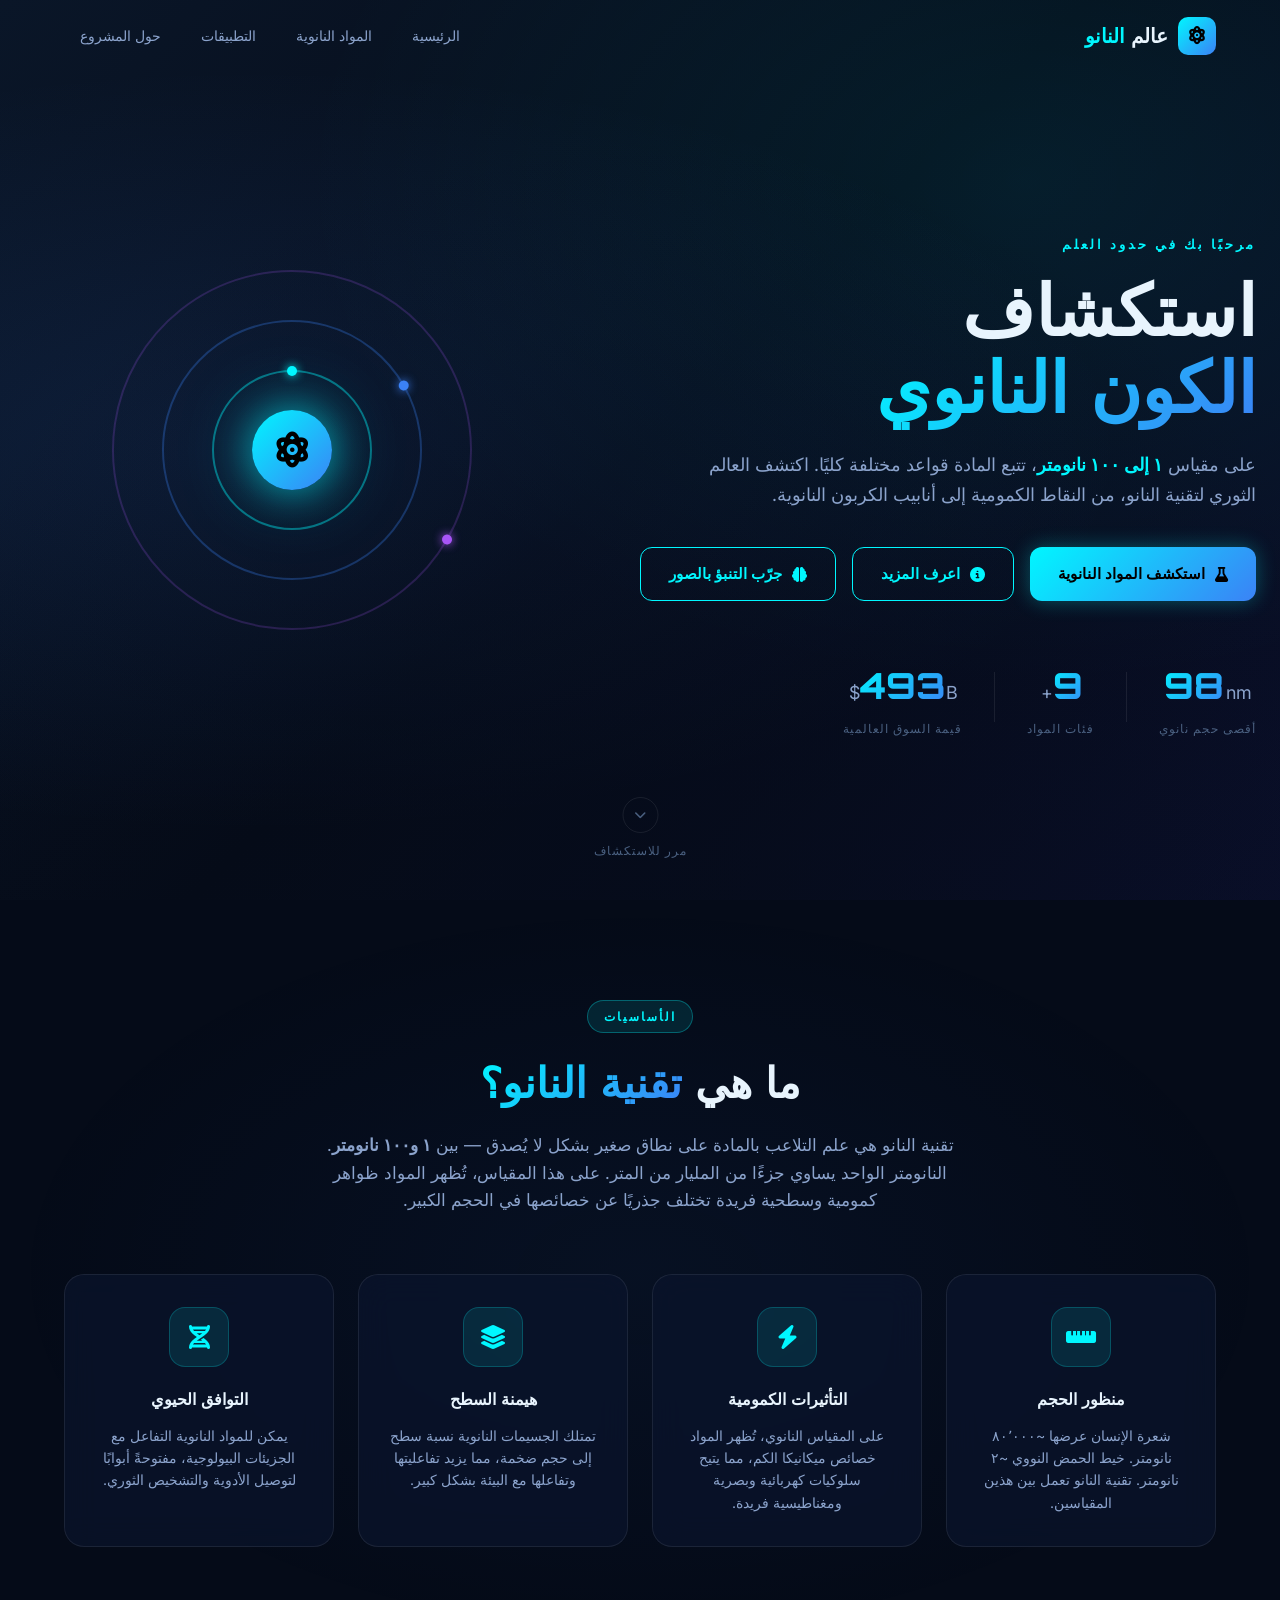
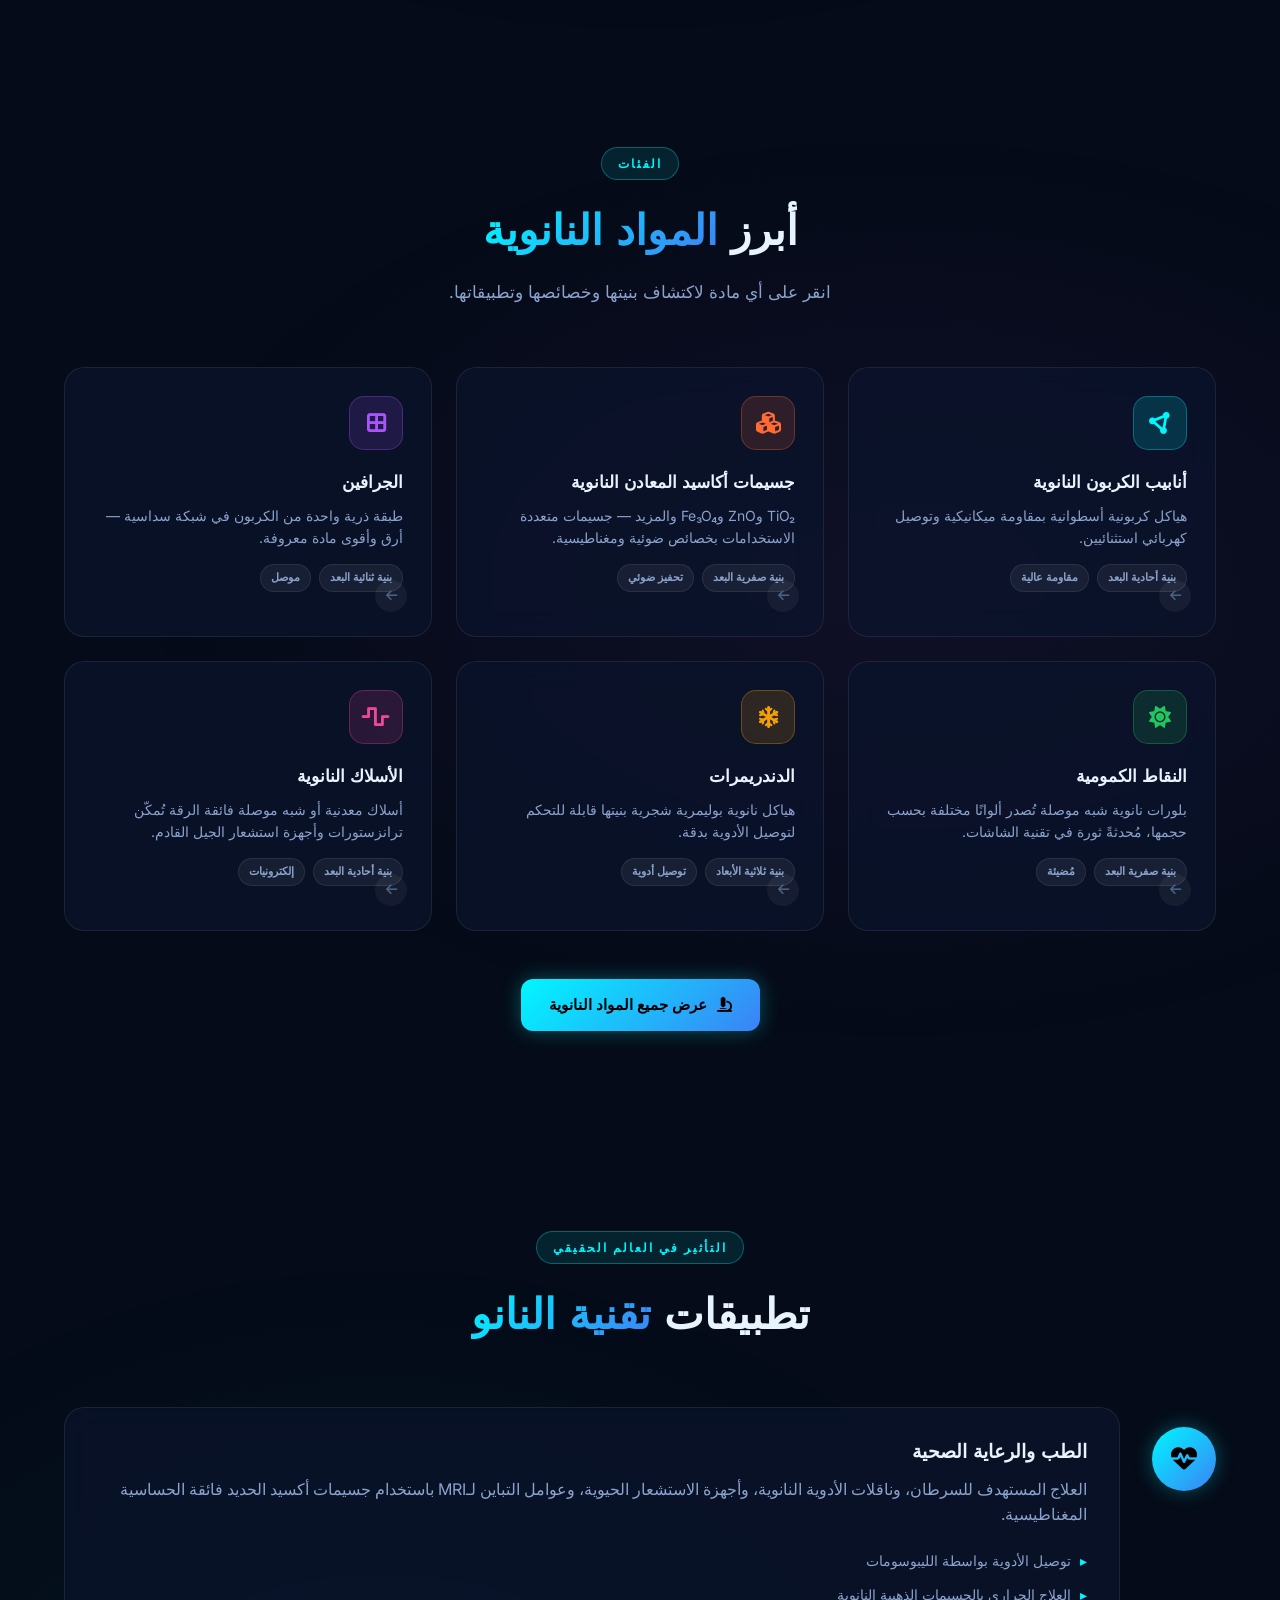
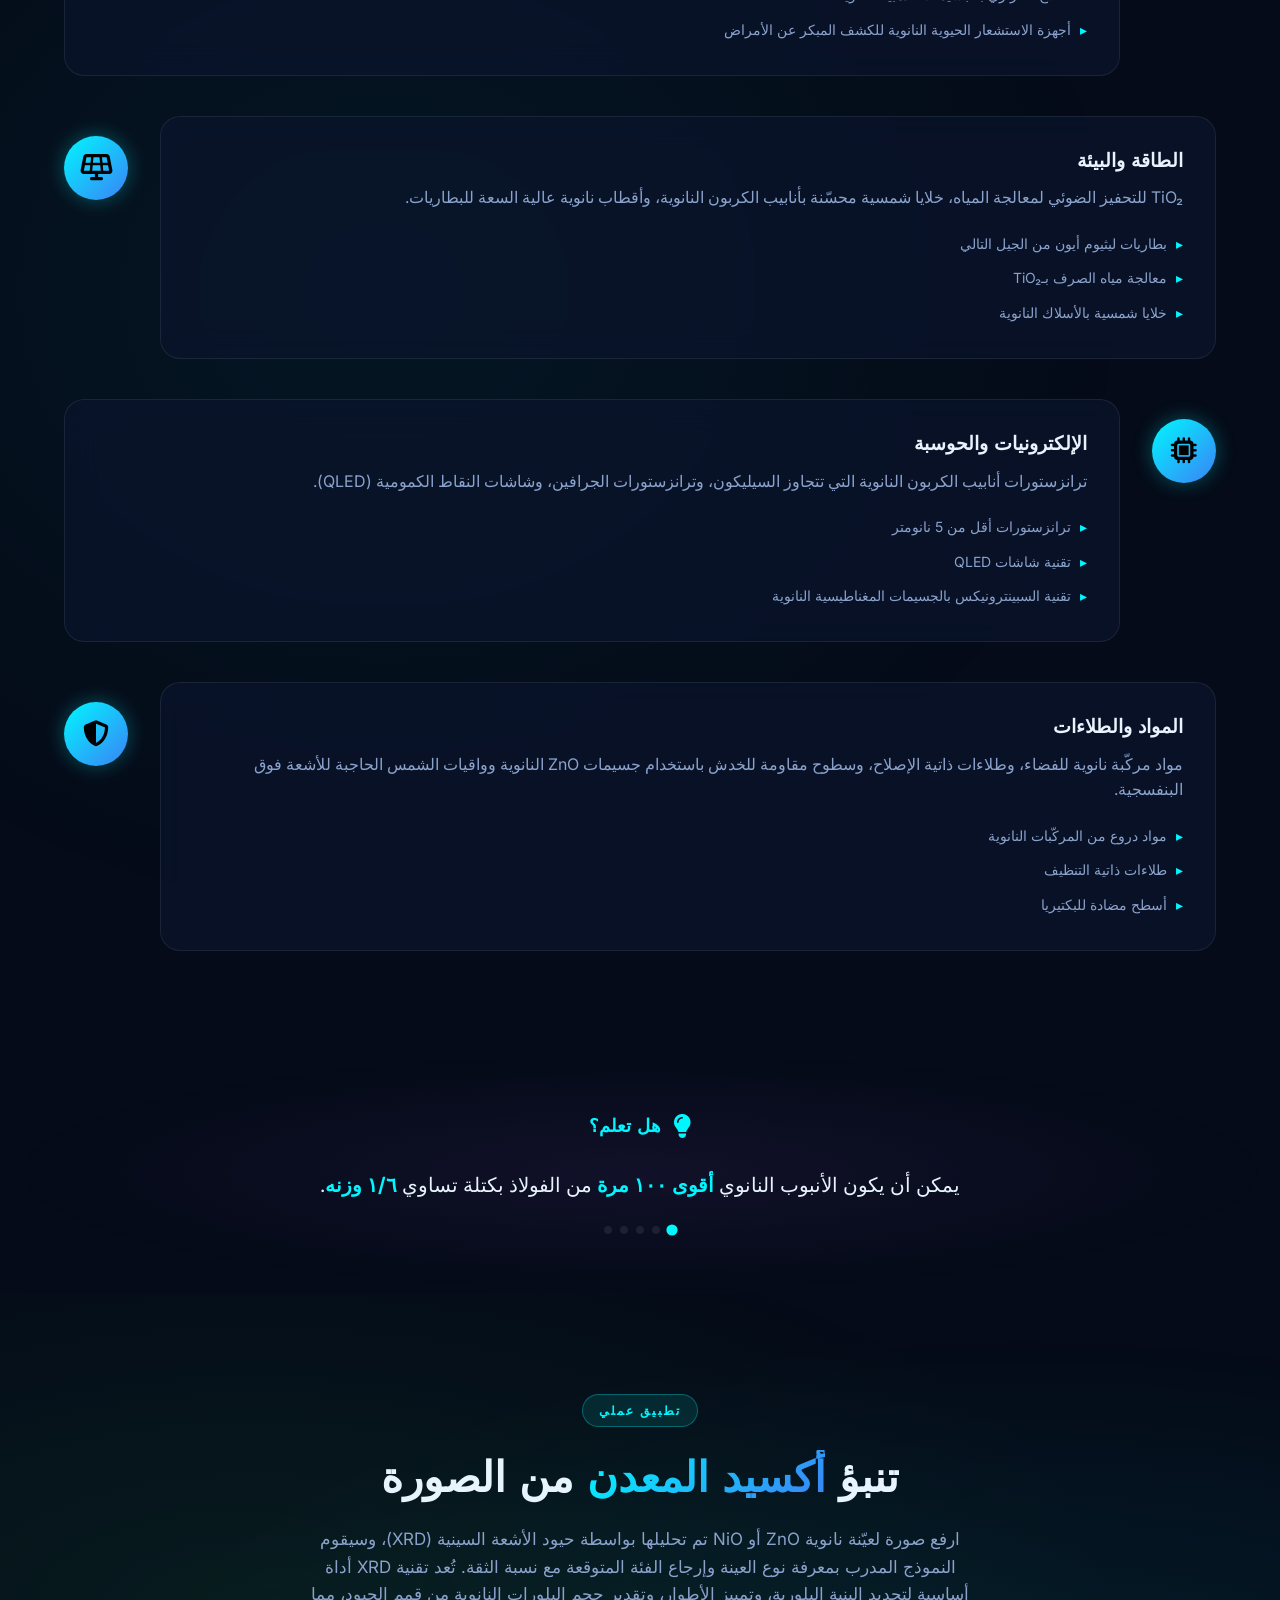
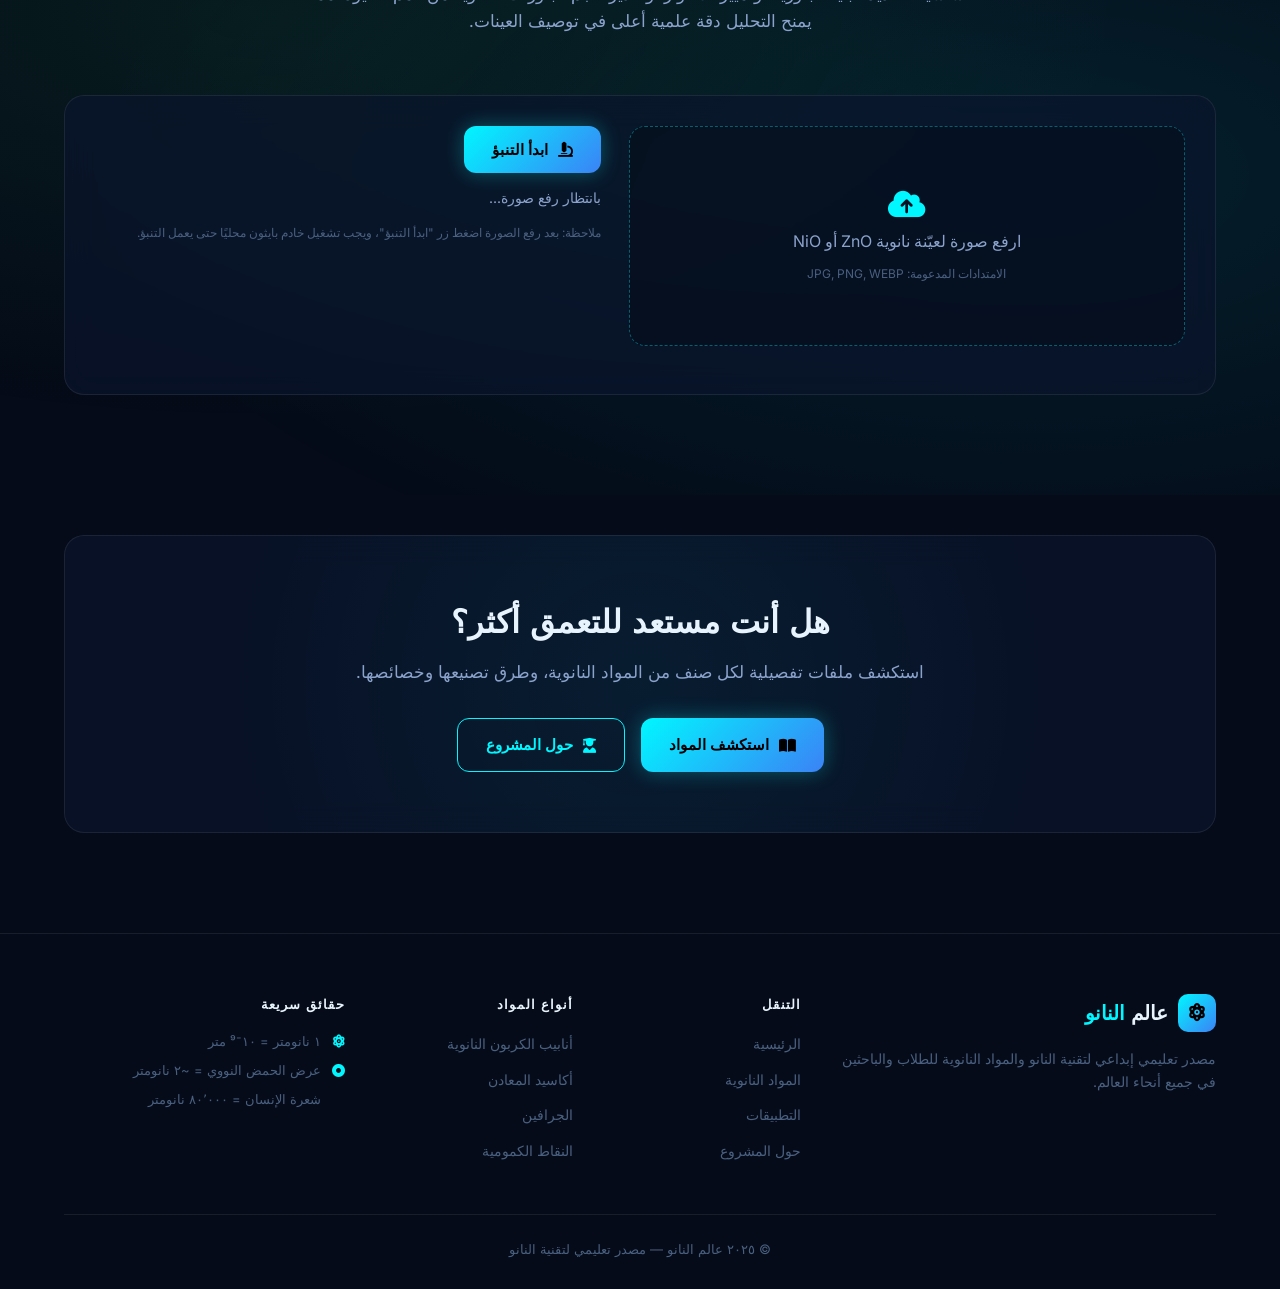
<file: index.html>
<!DOCTYPE html>
<html lang="ar" dir="rtl">

<head>
  <meta charset="UTF-8" />
  <meta name="viewport" content="width=device-width, initial-scale=1.0" />
  <title>نانو عالم — استكشاف الكون على المقياس النانومتري</title>
  <meta name="description"
    content="اكتشف تقنية النانو: أكاسيد المعادن، أنابيب الكربون النانوية، النقاط الكمومية والمزيد. رحلة عميقة في عالم المواد النانوية." />
  <link rel="stylesheet" href="styles.css" />
  <link
    href="https://fonts.googleapis.com/css2?family=Orbitron:wght@400;600;800&family=Inter:wght@300;400;500;600&display=swap"
    rel="stylesheet" />
  <link rel="stylesheet" href="https://cdnjs.cloudflare.com/ajax/libs/font-awesome/6.5.0/css/all.min.css" />
</head>

<body>

  <!-- Particle Canvas Background -->
  <canvas id="particles-canvas"></canvas>

  <!-- Navigation -->
  <nav class="navbar" id="navbar">
    <div class="nav-container">
      <a href="index.html" class="nav-logo">
        <span class="logo-icon"><i class="fas fa-atom"></i></span>
        <span class="logo-text">عالم <span class="accent">النانو</span></span>
      </a>
      <ul class="nav-links" id="navLinks">
        <li><a href="index.html" class="nav-link active">الرئيسية</a></li>
        <li><a href="nanomaterials.html" class="nav-link">المواد النانوية</a></li>
        <li><a href="applications.html" class="nav-link">التطبيقات</a></li>
        <li><a href="about.html" class="nav-link">حول المشروع</a></li>
      </ul>
      <button class="hamburger" id="hamburger" aria-label="فتح القائمة">
        <span></span><span></span><span></span>
      </button>
    </div>
  </nav>

  <!-- Hero Section -->
  <section class="hero" id="hero">
    <div class="hero-overlay"></div>
    <div class="hero-content">
      <p class="hero-sub animate-in delay-1">مرحبًا بك في حدود العلم</p>
      <h1 class="hero-title animate-in delay-2">
        استكشاف<br>
        <span class="gradient-text">الكون النانوي</span>
      </h1>
      <p class="hero-desc animate-in delay-3">
        على مقياس <strong>١ إلى ١٠٠ نانومتر</strong>، تتبع المادة قواعد مختلفة كليًا.
        اكتشف العالم الثوري لتقنية النانو، من النقاط الكمومية إلى أنابيب الكربون النانوية.
      </p>
      <div class="hero-btns animate-in delay-4">
        <a href="nanomaterials.html" class="btn btn-primary">
          <i class="fas fa-flask"></i> استكشف المواد النانوية
        </a>
        <a href="about.html" class="btn btn-outline">
          <i class="fas fa-info-circle"></i> اعرف المزيد
        </a>
        <a href="#ai-predict" class="btn btn-outline">
          <i class="fas fa-brain"></i> جرّب التنبؤ بالصور
        </a>
      </div>
      <div class="hero-stats animate-in delay-5">
        <div class="stat">
          <span class="stat-num" data-target="100">0</span><span class="stat-unit">nm</span>
          <p>أقصى حجم نانوي</p>
        </div>
        <div class="stat-divider"></div>
        <div class="stat">
          <span class="stat-num" data-target="10">0</span><span class="stat-unit">+</span>
          <p>فئات المواد</p>
        </div>
        <div class="stat-divider"></div>
        <div class="stat">
          <span class="stat-num" data-target="500">0</span><span class="stat-unit">B$</span>
          <p>قيمة السوق العالمية</p>
        </div>
      </div>
    </div>
    <div class="hero-visual">
      <div class="atom-ring ring-1"></div>
      <div class="atom-ring ring-2"></div>
      <div class="atom-ring ring-3"></div>
      <div class="atom-nucleus">
        <i class="fas fa-atom"></i>
      </div>
    </div>
    <div class="scroll-hint">
      <div class="scroll-arrow"><i class="fas fa-chevron-down"></i></div>
      <span>مرر للاستكشاف</span>
    </div>
  </section>

  <!-- What is Nanotechnology Section -->
  <section class="section what-is" id="what-is">
    <div class="container">
      <div class="section-header">
        <span class="section-tag">الأساسيات</span>
        <h2 class="section-title">ما هي <span class="gradient-text">تقنية النانو؟</span></h2>
        <p class="section-desc">
          تقنية النانو هي علم التلاعب بالمادة على نطاق صغير بشكل لا يُصدق — بين <strong>١ و١٠٠ نانومتر</strong>.
          النانومتر الواحد يساوي جزءًا من المليار من المتر. على هذا المقياس، تُظهر المواد ظواهر كمومية وسطحية فريدة
          تختلف جذريًا عن خصائصها في الحجم الكبير.
        </p>
      </div>
      <div class="info-cards">
        <div class="info-card glass-card">
          <div class="card-icon"><i class="fas fa-ruler-horizontal"></i></div>
          <h3>منظور الحجم</h3>
          <p>شعرة الإنسان عرضها ~٨٠٬٠٠٠ نانومتر. خيط الحمض النووي ~٢ نانومتر. تقنية النانو تعمل بين هذين المقياسين.</p>
        </div>
        <div class="info-card glass-card">
          <div class="card-icon"><i class="fas fa-bolt"></i></div>
          <h3>التأثيرات الكمومية</h3>
          <p>على المقياس النانوي، تُظهر المواد خصائص ميكانيكا الكم، مما يتيح سلوكيات كهربائية وبصرية ومغناطيسية فريدة.
          </p>
        </div>
        <div class="info-card glass-card">
          <div class="card-icon"><i class="fas fa-layer-group"></i></div>
          <h3>هيمنة السطح</h3>
          <p>تمتلك الجسيمات النانوية نسبة سطح إلى حجم ضخمة، مما يزيد تفاعليتها وتفاعلها مع البيئة بشكل كبير.</p>
        </div>
        <div class="info-card glass-card">
          <div class="card-icon"><i class="fas fa-dna"></i></div>
          <h3>التوافق الحيوي</h3>
          <p>يمكن للمواد النانوية التفاعل مع الجزيئات البيولوجية، مفتوحةً أبوابًا لتوصيل الأدوية والتشخيص الثوري.</p>
        </div>
      </div>
    </div>
  </section>

  <!-- Nanomaterial Types Section -->
  <section class="section materials-preview" id="materials">
    <div class="container">
      <div class="section-header">
        <span class="section-tag">الفئات</span>
        <h2 class="section-title">أبرز <span class="gradient-text">المواد النانوية</span></h2>
        <p class="section-desc">انقر على أي مادة لاكتشاف بنيتها وخصائصها وتطبيقاتها.</p>
      </div>
      <div class="materials-grid">

        <a href="nanomaterials.html#carbon-nanotubes" class="material-card glass-card" data-color="#00f7ff">
          <div class="material-icon-wrap" style="--clr:#00f7ff">
            <i class="fas fa-circle-nodes"></i>
          </div>
          <h3>أنابيب الكربون النانوية</h3>
          <p>هياكل كربونية أسطوانية بمقاومة ميكانيكية وتوصيل كهربائي استثنائيين.</p>
          <div class="tags">
            <span class="tag">بنية أحادية البعد</span>
            <span class="tag">مقاومة عالية</span>
          </div>
          <span class="card-arrow"><i class="fas fa-arrow-left"></i></span>
        </a>

        <a href="nanomaterials.html#metal-oxides" class="material-card glass-card" data-color="#ff6b35">
          <div class="material-icon-wrap" style="--clr:#ff6b35">
            <i class="fas fa-cubes"></i>
          </div>
          <h3>جسيمات أكاسيد المعادن النانوية</h3>
          <p>TiO₂ وZnO وFe₃O₄ والمزيد — جسيمات متعددة الاستخدامات بخصائص ضوئية ومغناطيسية.</p>
          <div class="tags">
            <span class="tag">بنية صفرية البعد</span>
            <span class="tag">تحفيز ضوئي</span>
          </div>
          <span class="card-arrow"><i class="fas fa-arrow-left"></i></span>
        </a>

        <a href="nanomaterials.html#graphene" class="material-card glass-card" data-color="#a855f7">
          <div class="material-icon-wrap" style="--clr:#a855f7">
            <i class="fas fa-border-all"></i>
          </div>
          <h3>الجرافين</h3>
          <p>طبقة ذرية واحدة من الكربون في شبكة سداسية — أرق وأقوى مادة معروفة.</p>
          <div class="tags">
            <span class="tag">بنية ثنائية البعد</span>
            <span class="tag">موصل</span>
          </div>
          <span class="card-arrow"><i class="fas fa-arrow-left"></i></span>
        </a>

        <a href="nanomaterials.html#quantum-dots" class="material-card glass-card" data-color="#22c55e">
          <div class="material-icon-wrap" style="--clr:#22c55e">
            <i class="fas fa-sun"></i>
          </div>
          <h3>النقاط الكمومية</h3>
          <p>بلورات نانوية شبه موصلة تُصدر ألوانًا مختلفة بحسب حجمها، مُحدثةً ثورة في تقنية الشاشات.</p>
          <div class="tags">
            <span class="tag">بنية صفرية البعد</span>
            <span class="tag">مُضيئة</span>
          </div>
          <span class="card-arrow"><i class="fas fa-arrow-left"></i></span>
        </a>

        <a href="nanomaterials.html#dendrimers" class="material-card glass-card" data-color="#f59e0b">
          <div class="material-icon-wrap" style="--clr:#f59e0b">
            <i class="fas fa-snowflake"></i>
          </div>
          <h3>الدندريمرات</h3>
          <p>هياكل نانوية بوليمرية شجرية بنيتها قابلة للتحكم لتوصيل الأدوية بدقة.</p>
          <div class="tags">
            <span class="tag">بنية ثلاثية الأبعاد</span>
            <span class="tag">توصيل أدوية</span>
          </div>
          <span class="card-arrow"><i class="fas fa-arrow-left"></i></span>
        </a>

        <a href="nanomaterials.html#nanowires" class="material-card glass-card" data-color="#ec4899">
          <div class="material-icon-wrap" style="--clr:#ec4899">
            <i class="fas fa-wave-square"></i>
          </div>
          <h3>الأسلاك النانوية</h3>
          <p>أسلاك معدنية أو شبه موصلة فائقة الرقة تُمكّن ترانزستورات وأجهزة استشعار الجيل القادم.</p>
          <div class="tags">
            <span class="tag">بنية أحادية البعد</span>
            <span class="tag">إلكترونيات</span>
          </div>
          <span class="card-arrow"><i class="fas fa-arrow-left"></i></span>
        </a>

      </div>
      <div class="section-cta">
        <a href="nanomaterials.html" class="btn btn-primary">
          <i class="fas fa-microscope"></i> عرض جميع المواد النانوية
        </a>
      </div>
    </div>
  </section>

  <!-- Applications Section -->
  <section class="section applications" id="applications">
    <div class="container">
      <div class="section-header">
        <span class="section-tag">التأثير في العالم الحقيقي</span>
        <h2 class="section-title">تطبيقات <span class="gradient-text">تقنية النانو</span></h2>
      </div>
      <div class="app-timeline">
        <div class="app-item">
          <div class="app-icon"><i class="fas fa-heartbeat"></i></div>
          <div class="app-content glass-card">
            <h3>الطب والرعاية الصحية</h3>
            <p>العلاج المستهدف للسرطان، وناقلات الأدوية النانوية، وأجهزة الاستشعار الحيوية، وعوامل التباين لـMRI
              باستخدام جسيمات أكسيد الحديد فائقة الحساسية المغناطيسية.</p>
            <ul>
              <li>توصيل الأدوية بواسطة الليبوسومات</li>
              <li>العلاج الحراري بالجسيمات الذهبية النانوية</li>
              <li>أجهزة الاستشعار الحيوية النانوية للكشف المبكر عن الأمراض</li>
            </ul>
          </div>
        </div>
        <div class="app-item reverse">
          <div class="app-icon"><i class="fas fa-solar-panel"></i></div>
          <div class="app-content glass-card">
            <h3>الطاقة والبيئة</h3>
            <p>TiO₂ للتحفيز الضوئي لمعالجة المياه، خلايا شمسية محسّنة بأنابيب الكربون النانوية، وأقطاب نانوية عالية
              السعة للبطاريات.</p>
            <ul>
              <li>بطاريات ليثيوم أيون من الجيل التالي</li>
              <li>معالجة مياه الصرف بـTiO₂</li>
              <li>خلايا شمسية بالأسلاك النانوية</li>
            </ul>
          </div>
        </div>
        <div class="app-item">
          <div class="app-icon"><i class="fas fa-microchip"></i></div>
          <div class="app-content glass-card">
            <h3>الإلكترونيات والحوسبة</h3>
            <p>ترانزستورات أنابيب الكربون النانوية التي تتجاوز السيليكون، وترانزستورات الجرافين، وشاشات النقاط الكمومية
              (QLED).</p>
            <ul>
              <li>ترانزستورات أقل من 5 نانومتر</li>
              <li>تقنية شاشات QLED</li>
              <li>تقنية السبينترونيكس بالجسيمات المغناطيسية النانوية</li>
            </ul>
          </div>
        </div>
        <div class="app-item reverse">
          <div class="app-icon"><i class="fas fa-shield-halved"></i></div>
          <div class="app-content glass-card">
            <h3>المواد والطلاءات</h3>
            <p>مواد مركّبة نانوية للفضاء، وطلاءات ذاتية الإصلاح، وسطوح مقاومة للخدش باستخدام جسيمات ZnO النانوية وواقيات
              الشمس الحاجبة للأشعة فوق البنفسجية.</p>
            <ul>
              <li>مواد دروع من المركّبات النانوية</li>
              <li>طلاءات ذاتية التنظيف</li>
              <li>أسطح مضادة للبكتيريا</li>
            </ul>
          </div>
        </div>
      </div>
    </div>
  </section>

  <!-- Did You Know Section -->
  <section class="section did-you-know">
    <div class="container">
      <div class="dyk-wrapper">
        <div class="dyk-header">
          <i class="fas fa-lightbulb"></i>
          <span>هل تعلم؟</span>
        </div>
        <div class="dyk-slider" id="dykSlider">
          <p class="dyk-fact active">يمكن أن يكون الأنبوب النانوي <strong>أقوى ١٠٠ مرة</strong> من الفولاذ بكتلة تساوي
            <strong>١/٦ وزنه</strong>.</p>
          <p class="dyk-fact">تبدو الجسيمات الذهبية النانوية <strong>حمراء أو بنفسجية</strong> وليست ذهبية، بسبب ظاهرة
            الرنين البلازموني السطحي.</p>
          <p class="dyk-fact">جسيمات TiO₂ في واقي الشمس تمتص الأشعة فوق البنفسجية <strong>دون البياض الكثيف</strong>
            لثاني أكسيد التيتانيوم الكبير.</p>
          <p class="dyk-fact">يمكن ضبط النقاط الكمومية لإصدار أي لون ضوء ببساطة عن طريق <strong>تغيير حجمها</strong>.
          </p>
          <p class="dyk-fact">يمكن لأنبوب كربوني نانوي واحد أن يوصّل الإلكترونات أسرع من أي مادة معروفة عند درجة حرارة
            الغرفة.</p>
        </div>
        <div class="dyk-dots" id="dykDots"></div>
      </div>
    </div>
  </section>

  <!-- AI Prediction Section -->
  <section class="section ai-predict" id="ai-predict">
    <div class="container">
      <div class="section-header">
        <span class="section-tag">تطبيق عملي</span>
        <h2 class="section-title">تنبؤ <span class="gradient-text">أكسيد المعدن</span> من الصورة</h2>
        <p class="section-desc">
          ارفع صورة لعيّنة نانوية ZnO أو NiO تم تحليلها بواسطة حيود الأشعة السينية (XRD)، وسيقوم النموذج المدرب بمعرفة نوع العينة وإرجاع الفئة المتوقعة مع نسبة الثقة.
          تُعد تقنية XRD أداة أساسية لتحديد البنية البلورية، وتمييز الأطوار، وتقدير حجم البلورات النانوية من قمم الحيود، مما يمنح التحليل دقة علمية أعلى في توصيف العينات.
        </p>
      </div>

      <div class="predict-panel glass-card">
        <div class="predict-upload-wrap">
          <label for="predictImage" class="upload-dropzone" id="uploadDropzone">
            <input type="file" id="predictImage" accept="image/*" />
            <i class="fas fa-cloud-upload-alt"></i>
            <p>ارفع صورة لعيّنة نانوية ZnO أو NiO</p>
            <small>الامتدادات المدعومة: JPG, PNG, WEBP</small>
          </label>

          <div class="predict-preview-wrap" id="predictPreviewWrap">
            <img id="predictPreview" alt="معاينة الصورة المرفوعة" />
          </div>
        </div>

        <div class="predict-actions">
          <button class="btn btn-primary" id="predictBtn" type="button">
            <i class="fas fa-microscope"></i> ابدأ التنبؤ
          </button>
          <p class="predict-status" id="predictStatus">بانتظار رفع صورة...</p>

          <div class="predict-result" id="predictResult" hidden>
            <h3>النتيجة</h3>
            <p class="predict-main-label" id="predictLabel">-</p>
            <p class="predict-main-confidence">الثقة: <span id="predictConfidence">-</span></p>
            <div class="predict-confidence-meter" aria-hidden="true">
              <div class="predict-confidence-fill" id="predictConfidenceFill"></div>
            </div>
            <ul class="predict-top-list" id="predictTopList"></ul>
          </div>

          <p class="predict-note">
            ملاحظة: بعد رفع الصورة اضغط زر "ابدأ التنبؤ"، ويجب تشغيل خادم بايثون محليًا حتى يعمل التنبؤ.
          </p>
        </div>
      </div>
    </div>
  </section>

  <!-- CTA Banner -->
  <section class="section cta-banner">
    <div class="container">
      <div class="cta-content glass-card">
        <h2>هل أنت مستعد للتعمق أكثر؟</h2>
        <p>استكشف ملفات تفصيلية لكل صنف من المواد النانوية، وطرق تصنيعها وخصائصها.</p>
        <div class="cta-btns">
          <a href="nanomaterials.html" class="btn btn-primary"><i class="fas fa-book-open"></i> استكشف المواد</a>
          <a href="about.html" class="btn btn-outline"><i class="fas fa-user-graduate"></i> حول المشروع</a>
        </div>
      </div>
    </div>
  </section>

  <!-- Footer -->
  <footer class="footer">
    <div class="container">
      <div class="footer-grid">
        <div class="footer-col">
          <a href="index.html" class="nav-logo">
            <span class="logo-icon"><i class="fas fa-atom"></i></span>
            <span class="logo-text">عالم <span class="accent">النانو</span></span>
          </a>
          <p class="footer-desc">مصدر تعليمي إبداعي لتقنية النانو والمواد النانوية للطلاب والباحثين في جميع أنحاء
            العالم.</p>
        </div>
        <div class="footer-col">
          <h4>التنقل</h4>
          <ul>
            <li><a href="index.html">الرئيسية</a></li>
            <li><a href="nanomaterials.html">المواد النانوية</a></li>
            <li><a href="applications.html">التطبيقات</a></li>
            <li><a href="about.html">حول المشروع</a></li>
          </ul>
        </div>
        <div class="footer-col">
          <h4>أنواع المواد</h4>
          <ul>
            <li><a href="nanomaterials.html#carbon-nanotubes">أنابيب الكربون النانوية</a></li>
            <li><a href="nanomaterials.html#metal-oxides">أكاسيد المعادن</a></li>
            <li><a href="nanomaterials.html#graphene">الجرافين</a></li>
            <li><a href="nanomaterials.html#quantum-dots">النقاط الكمومية</a></li>
          </ul>
        </div>
        <div class="footer-col">
          <h4>حقائق سريعة</h4>
          <p class="footer-fact"><i class="fas fa-atom"></i> ١ نانومتر = ١٠⁻⁹ متر</p>
          <p class="footer-fact"><i class="fas fa-circle-dot"></i> عرض الحمض النووي = ~٢ نانومتر</p>
          <p class="footer-fact"><i class="fas fa-hair"></i> شعرة الإنسان = ٨٠٬٠٠٠ نانومتر</p>
        </div>
      </div>
      <div class="footer-bottom">
        <p>&copy; ٢٠٢٥ عالم النانو — مصدر تعليمي لتقنية النانو</p>
      </div>
    </div>
  </footer>

  <script src="script.js"></script>
</body>

</html>
</file>
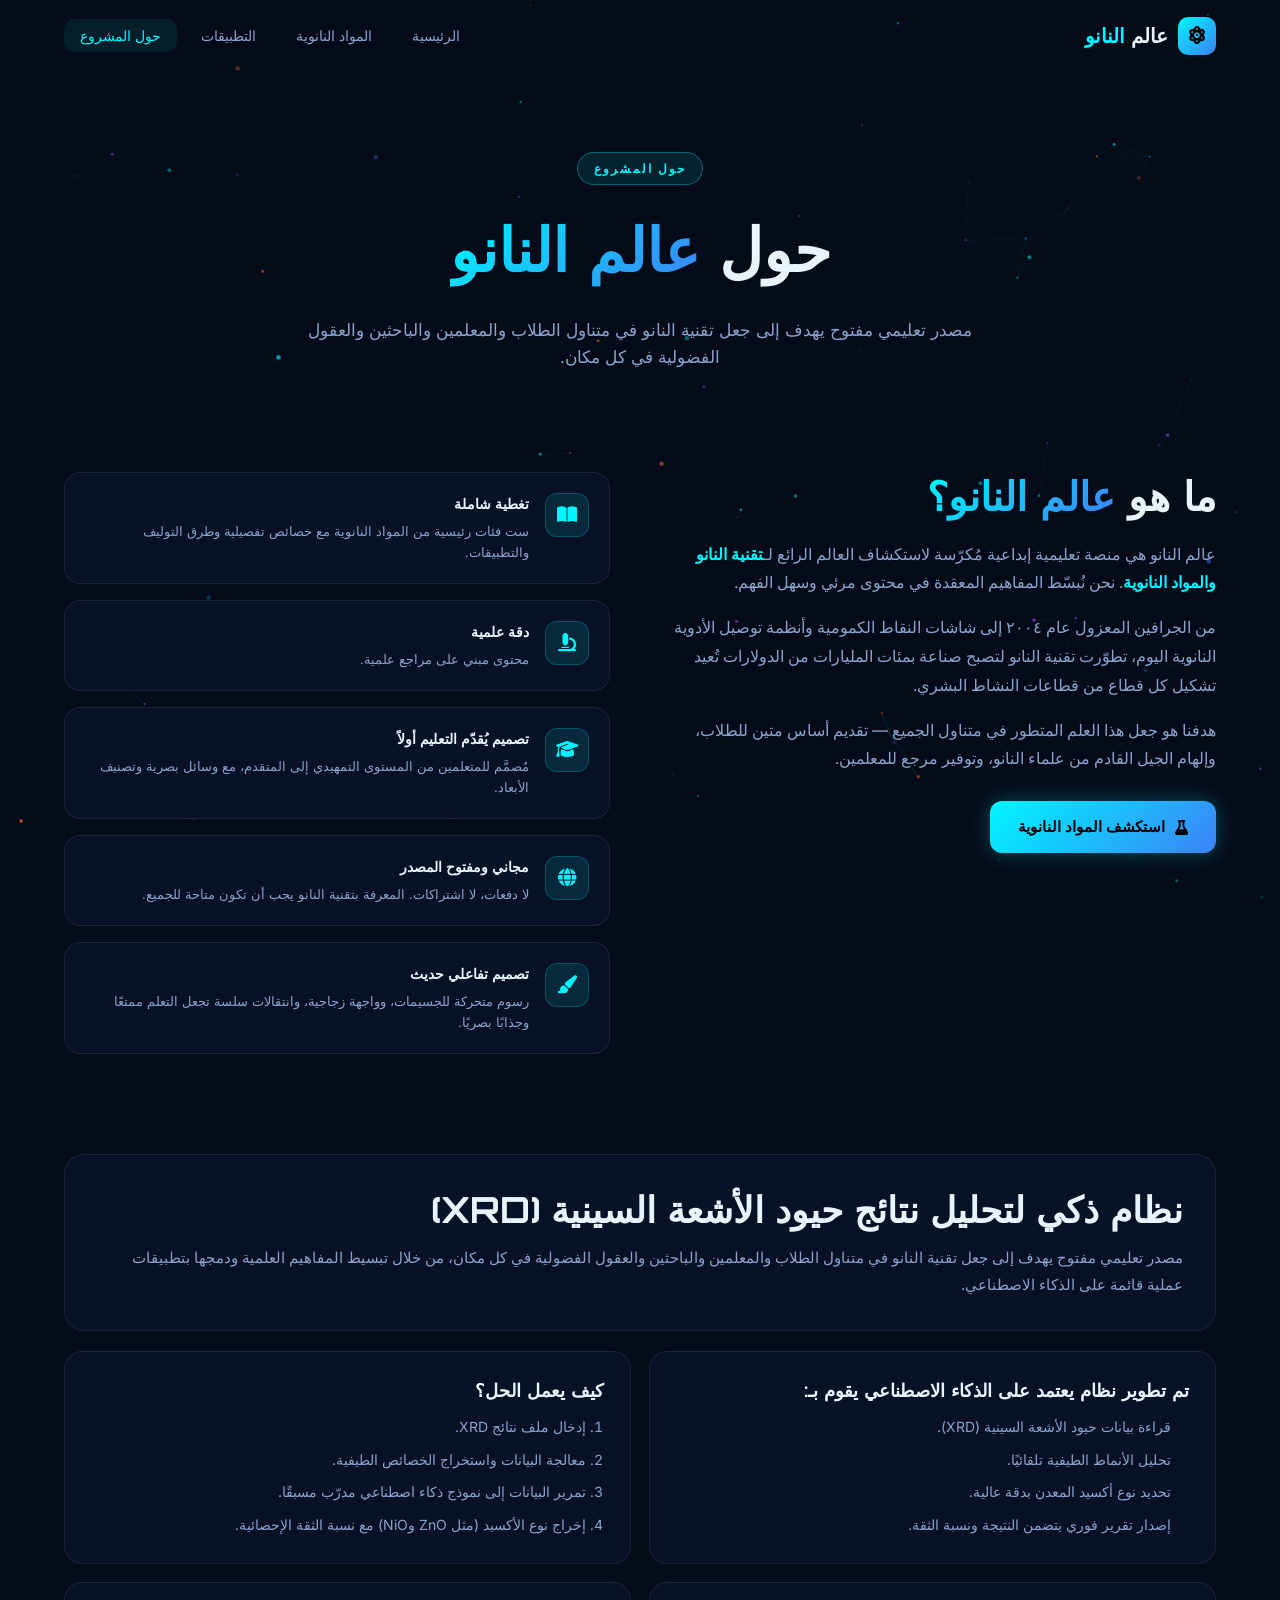
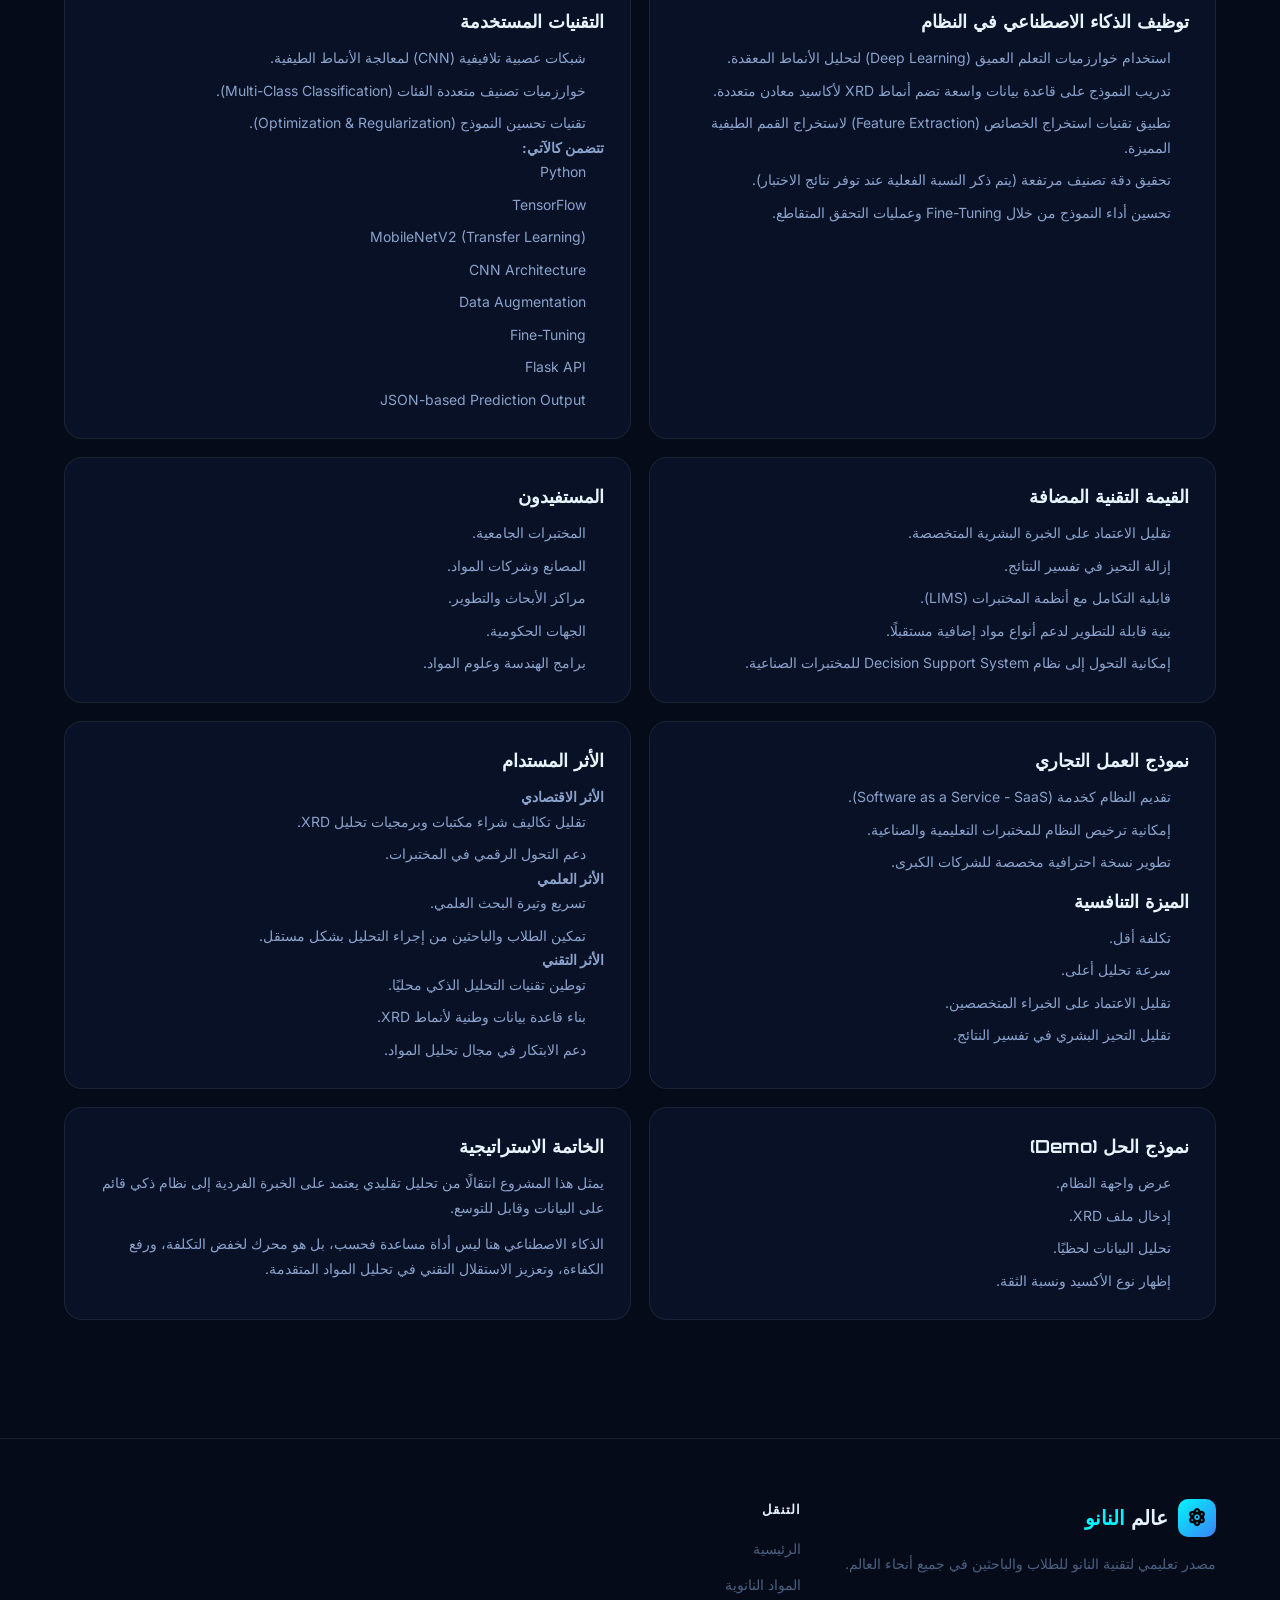
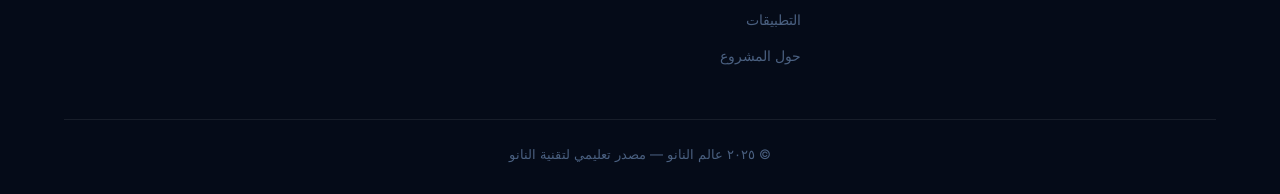
<file: about.html>
<!DOCTYPE html>
<html lang="ar" dir="rtl">
<head>
  <meta charset="UTF-8" />
  <meta name="viewport" content="width=device-width, initial-scale=1.0" />
  <title>حول المشروع — عالم النانو</title>
  <meta name="description" content="حول عالم النانو — منصة تعليمية لتقنية النانو تغطي المواد النانوية والتوليف والتطبيقات."/>
  <link rel="stylesheet" href="styles.css" />
  <link href="https://fonts.googleapis.com/css2?family=Orbitron:wght@400;600;800&family=Inter:wght@300;400;500;600&display=swap" rel="stylesheet"/>
  <link rel="stylesheet" href="https://cdnjs.cloudflare.com/ajax/libs/font-awesome/6.5.0/css/all.min.css"/>
  <style>
    .about-grid {
      display: grid;
      grid-template-columns: 1fr 1fr;
      gap: 60px;
      align-items: start;
      max-width: 1200px;
      margin: 0 auto;
      padding: 0 24px 100px;
      position: relative;
      z-index: 1;
    }
    .about-text h2 {
      font-family: var(--font-display);
      font-size: clamp(24px, 3.5vw, 40px);
      font-weight: 800;
      color: var(--text-primary);
      margin-bottom: 20px;
      line-height: 1.2;
    }
    .about-text p {
      font-size: 16px;
      color: var(--text-secondary);
      line-height: 1.8;
      margin-bottom: 16px;
    }
    .about-text p strong { color: var(--accent-cyan); }
    .about-text .btn { margin-top: 12px; }

    .about-features { display: flex; flex-direction: column; gap: 16px; }
    .feature-row {
      display: flex;
      align-items: flex-start;
      gap: 16px;
      padding: 20px;
      border-radius: 16px;
      background: var(--bg-card);
      border: 1px solid var(--border-subtle);
      backdrop-filter: blur(12px);
      transition: all 0.3s;
    }
    .feature-row:hover {
      border-color: var(--border-glow);
      transform: translateX(-6px);
    }
    .feature-row-icon {
      width: 44px; height: 44px;
      border-radius: 12px;
      background: rgba(0,247,255,0.1);
      border: 1px solid rgba(0,247,255,0.2);
      display: flex; align-items: center; justify-content: center;
      font-size: 18px; color: var(--accent-cyan);
      flex-shrink: 0;
    }
    .feature-row h4 {
      font-family: var(--font-display);
      font-size: 14px; font-weight: 700;
      color: var(--text-primary); margin-bottom: 6px;
    }
    .feature-row p { font-size: 13px; color: var(--text-secondary); margin: 0; }

    .xrd-section {
      max-width: 1200px;
      margin: 0 auto;
      padding: 0 24px 100px;
      position: relative;
      z-index: 1;
    }
    .xrd-intro {
      padding: 32px;
      margin-bottom: 20px;
    }
    .xrd-intro h2 {
      font-family: var(--font-display);
      font-size: clamp(24px, 3.5vw, 36px);
      color: var(--text-primary);
      margin-bottom: 12px;
      line-height: 1.25;
    }
    .xrd-intro p {
      color: var(--text-secondary);
      line-height: 1.8;
      font-size: 15px;
      margin: 0;
    }
    .xrd-grid {
      display: grid;
      grid-template-columns: 1fr 1fr;
      gap: 18px;
      margin-bottom: 18px;
    }
    .xrd-card {
      padding: 26px;
      border-radius: 18px;
    }
    .xrd-card h3 {
      font-family: var(--font-display);
      font-size: 18px;
      color: var(--text-primary);
      margin-bottom: 12px;
      line-height: 1.4;
    }
    .xrd-subtitle {
      font-size: 14px;
      font-weight: 700;
      color: var(--accent-cyan);
      margin: 14px 0 8px;
    }
    .xrd-list, .xrd-steps {
      margin: 0;
      padding-right: 18px;
      color: var(--text-secondary);
      display: flex;
      flex-direction: column;
      gap: 8px;
      font-size: 14px;
      line-height: 1.75;
    }
    .xrd-card p {
      font-size: 14px;
      color: var(--text-secondary);
      line-height: 1.75;
      margin: 0;
    }

    @media (max-width: 768px) {
      .about-grid { grid-template-columns: 1fr; }
      .xrd-grid { grid-template-columns: 1fr; }
      .xrd-intro,
      .xrd-card { padding: 22px; }
    }
  </style>
</head>
<body>
  <canvas id="particles-canvas"></canvas>

  <nav class="navbar" id="navbar">
    <div class="nav-container">
      <a href="index.html" class="nav-logo">
        <span class="logo-icon"><i class="fas fa-atom"></i></span>
        <span class="logo-text">عالم <span class="accent">النانو</span></span>
      </a>
      <ul class="nav-links" id="navLinks">
        <li><a href="index.html" class="nav-link">الرئيسية</a></li>
        <li><a href="nanomaterials.html" class="nav-link">المواد النانوية</a></li>
        <li><a href="applications.html" class="nav-link">التطبيقات</a></li>
        <li><a href="about.html" class="nav-link active">حول المشروع</a></li>
      </ul>
      <button class="hamburger" id="hamburger" aria-label="فتح القائمة">
        <span></span><span></span><span></span>
      </button>
    </div>
  </nav>

  <section class="page-hero">
    <span class="section-tag animate-in delay-1">حول المشروع</span>
    <h1 class="animate-in delay-2">حول <span class="gradient-text">عالم النانو</span></h1>
    <p class="animate-in delay-3">مصدر تعليمي مفتوح يهدف إلى جعل تقنية النانو في متناول الطلاب والمعلمين والباحثين والعقول الفضولية في كل مكان.</p>
  </section>

  <!-- About Grid -->
  <div class="about-grid">
    <div class="about-text reveal">
      <h2>ما هو <span class="gradient-text">عالم النانو؟</span></h2>
      <p>عالم النانو هي منصة تعليمية إبداعية مُكرّسة لاستكشاف العالم الرائع لـ<strong>تقنية النانو والمواد النانوية</strong>. نحن نُبسّط المفاهيم المعقدة في محتوى مرئي وسهل الفهم.</p>
      <p>من الجرافين المعزول عام ٢٠٠٤ إلى شاشات النقاط الكمومية وأنظمة توصيل الأدوية النانوية اليوم، تطوّرت تقنية النانو لتصبح صناعة بمئات المليارات من الدولارات تُعيد تشكيل كل قطاع من قطاعات النشاط البشري.</p>
      <p>هدفنا هو جعل هذا العلم المتطور في متناول الجميع — تقديم أساس متين للطلاب، وإلهام الجيل القادم من علماء النانو، وتوفير مرجع للمعلمين.</p>
      <a href="nanomaterials.html" class="btn btn-primary"><i class="fas fa-flask"></i> استكشف المواد النانوية</a>
    </div>
    <div class="about-features">
      <div class="feature-row reveal">
        <div class="feature-row-icon"><i class="fas fa-book-open"></i></div>
        <div>
          <h4>تغطية شاملة</h4>
          <p>ست فئات رئيسية من المواد النانوية مع خصائص تفصيلية وطرق التوليف والتطبيقات.</p>
        </div>
      </div>
      <div class="feature-row reveal">
        <div class="feature-row-icon"><i class="fas fa-microscope"></i></div>
        <div>
          <h4>دقة علمية</h4>
          <p>محتوى مبني على مراجع علمية.</p>
        </div>
      </div>
      <div class="feature-row reveal">
        <div class="feature-row-icon"><i class="fas fa-graduation-cap"></i></div>
        <div>
          <h4>تصميم يُقدّم التعليم أولاً</h4>
          <p>مُصمَّم للمتعلمين من المستوى التمهيدي إلى المتقدم، مع وسائل بصرية وتصنيف الأبعاد.</p>
        </div>
      </div>
      <div class="feature-row reveal">
        <div class="feature-row-icon"><i class="fas fa-globe"></i></div>
        <div>
          <h4>مجاني ومفتوح المصدر</h4>
          <p>لا دفعات، لا اشتراكات. المعرفة بتقنية النانو يجب أن تكون متاحة للجميع.</p>
        </div>
      </div>
      <div class="feature-row reveal">
        <div class="feature-row-icon"><i class="fas fa-paint-brush"></i></div>
        <div>
          <h4>تصميم تفاعلي حديث</h4>
          <p>رسوم متحركة للجسيمات، وواجهة زجاجية، وانتقالات سلسة تجعل التعلم ممتعًا وجذابًا بصريًا.</p>
        </div>
      </div>
    </div>
  </div>

  <section class="xrd-section">
    <article class="glass-card xrd-intro reveal">
      <h2>نظام ذكي لتحليل نتائج حيود الأشعة السينية (XRD)</h2>
      <p>مصدر تعليمي مفتوح يهدف إلى جعل تقنية النانو في متناول الطلاب والمعلمين والباحثين والعقول الفضولية في كل مكان، من خلال تبسيط المفاهيم العلمية ودمجها بتطبيقات عملية قائمة على الذكاء الاصطناعي.</p>
    </article>

    <div class="xrd-grid">
      <article class="glass-card xrd-card reveal">
        <h3>تم تطوير نظام يعتمد على الذكاء الاصطناعي يقوم بـ:</h3>
        <ul class="xrd-list">
          <li>قراءة بيانات حيود الأشعة السينية (XRD).</li>
          <li>تحليل الأنماط الطيفية تلقائيًا.</li>
          <li>تحديد نوع أكسيد المعدن بدقة عالية.</li>
          <li>إصدار تقرير فوري يتضمن النتيجة ونسبة الثقة.</li>
        </ul>
      </article>

      <article class="glass-card xrd-card reveal">
        <h3>كيف يعمل الحل؟</h3>
        <ol class="xrd-steps">
          <li>إدخال ملف نتائج XRD.</li>
          <li>معالجة البيانات واستخراج الخصائص الطيفية.</li>
          <li>تمرير البيانات إلى نموذج ذكاء اصطناعي مدرّب مسبقًا.</li>
          <li>إخراج نوع الأكسيد (مثل ZnO وNiO) مع نسبة الثقة الإحصائية.</li>
        </ol>
      </article>
    </div>

    <div class="xrd-grid">
      <article class="glass-card xrd-card reveal">
        <h3>توظيف الذكاء الاصطناعي في النظام</h3>
        <ul class="xrd-list">
          <li>استخدام خوارزميات التعلم العميق (Deep Learning) لتحليل الأنماط المعقدة.</li>
          <li>تدريب النموذج على قاعدة بيانات واسعة تضم أنماط XRD لأكاسيد معادن متعددة.</li>
          <li>تطبيق تقنيات استخراج الخصائص (Feature Extraction) لاستخراج القمم الطيفية المميزة.</li>
          <li>تحقيق دقة تصنيف مرتفعة (يتم ذكر النسبة الفعلية عند توفر نتائج الاختبار).</li>
          <li>تحسين أداء النموذج من خلال Fine-Tuning وعمليات التحقق المتقاطع.</li>
        </ul>
      </article>

      <article class="glass-card xrd-card reveal">
        <h3>التقنيات المستخدمة</h3>
        <ul class="xrd-list">
          <li>شبكات عصبية تلافيفية (CNN) لمعالجة الأنماط الطيفية.</li>
          <li>خوارزميات تصنيف متعددة الفئات (Multi-Class Classification).</li>
          <li>تقنيات تحسين النموذج (Optimization &amp; Regularization).</li>
        </ul>

        <p class="xrd-subtitle">تتضمن كالآتي:</p>
        <ul class="xrd-list">
          <li>Python</li>
          <li>TensorFlow</li>
          <li>MobileNetV2 (Transfer Learning)</li>
          <li>CNN Architecture</li>
          <li>Data Augmentation</li>
          <li>Fine-Tuning</li>
          <li>Flask API</li>
          <li>JSON-based Prediction Output</li>
        </ul>
      </article>
    </div>

    <div class="xrd-grid">
      <article class="glass-card xrd-card reveal">
        <h3>القيمة التقنية المضافة</h3>
        <ul class="xrd-list">
          <li>تقليل الاعتماد على الخبرة البشرية المتخصصة.</li>
          <li>إزالة التحيز في تفسير النتائج.</li>
          <li>قابلية التكامل مع أنظمة المختبرات (LIMS).</li>
          <li>بنية قابلة للتطوير لدعم أنواع مواد إضافية مستقبلًا.</li>
          <li>إمكانية التحول إلى نظام Decision Support System للمختبرات الصناعية.</li>
        </ul>
      </article>

      <article class="glass-card xrd-card reveal">
        <h3>المستفيدون</h3>
        <ul class="xrd-list">
          <li>المختبرات الجامعية.</li>
          <li>المصانع وشركات المواد.</li>
          <li>مراكز الأبحاث والتطوير.</li>
          <li>الجهات الحكومية.</li>
          <li>برامج الهندسة وعلوم المواد.</li>
        </ul>
      </article>
    </div>

    <div class="xrd-grid">
      <article class="glass-card xrd-card reveal">
        <h3>نموذج العمل التجاري</h3>
        <ul class="xrd-list">
          <li>تقديم النظام كخدمة (Software as a Service - SaaS).</li>
          <li>إمكانية ترخيص النظام للمختبرات التعليمية والصناعية.</li>
          <li>تطوير نسخة احترافية مخصصة للشركات الكبرى.</li>
        </ul>

        <h3 class="xrd-subtitle">الميزة التنافسية</h3>
        <ul class="xrd-list">
          <li>تكلفة أقل.</li>
          <li>سرعة تحليل أعلى.</li>
          <li>تقليل الاعتماد على الخبراء المتخصصين.</li>
          <li>تقليل التحيز البشري في تفسير النتائج.</li>
        </ul>
      </article>

      <article class="glass-card xrd-card reveal">
        <h3>الأثر المستدام</h3>

        <p class="xrd-subtitle">الأثر الاقتصادي</p>
        <ul class="xrd-list">
          <li>تقليل تكاليف شراء مكتبات وبرمجيات تحليل XRD.</li>
          <li>دعم التحول الرقمي في المختبرات.</li>
        </ul>

        <p class="xrd-subtitle">الأثر العلمي</p>
        <ul class="xrd-list">
          <li>تسريع وتيرة البحث العلمي.</li>
          <li>تمكين الطلاب والباحثين من إجراء التحليل بشكل مستقل.</li>
        </ul>

        <p class="xrd-subtitle">الأثر التقني</p>
        <ul class="xrd-list">
          <li>توطين تقنيات التحليل الذكي محليًا.</li>
          <li>بناء قاعدة بيانات وطنية لأنماط XRD.</li>
          <li>دعم الابتكار في مجال تحليل المواد.</li>
        </ul>
      </article>
    </div>

    <div class="xrd-grid">
      <article class="glass-card xrd-card reveal">
        <h3>نموذج الحل (Demo)</h3>
        <ul class="xrd-list">
          <li>عرض واجهة النظام.</li>
          <li>إدخال ملف XRD.</li>
          <li>تحليل البيانات لحظيًا.</li>
          <li>إظهار نوع الأكسيد ونسبة الثقة.</li>
        </ul>
      </article>

      <article class="glass-card xrd-card reveal">
        <h3>الخاتمة الاستراتيجية</h3>
        <p>يمثل هذا المشروع انتقالًا من تحليل تقليدي يعتمد على الخبرة الفردية إلى نظام ذكي قائم على البيانات وقابل للتوسع.</p>
        <p style="margin-top: 12px;">الذكاء الاصطناعي هنا ليس أداة مساعدة فحسب، بل هو محرك لخفض التكلفة، ورفع الكفاءة، وتعزيز الاستقلال التقني في تحليل المواد المتقدمة.</p>
      </article>
    </div>
  </section>

  <!-- Footer -->
  <footer class="footer">
    <div class="container">
      <div class="footer-grid">
        <div class="footer-col">
          <a href="index.html" class="nav-logo">
            <span class="logo-icon"><i class="fas fa-atom"></i></span>
            <span class="logo-text">عالم <span class="accent">النانو</span></span>
          </a>
          <p class="footer-desc">مصدر تعليمي لتقنية النانو للطلاب والباحثين في جميع أنحاء العالم.</p>
        </div>
        <div class="footer-col">
          <h4>التنقل</h4>
          <ul>
            <li><a href="index.html">الرئيسية</a></li>
            <li><a href="nanomaterials.html">المواد النانوية</a></li>
            <li><a href="applications.html">التطبيقات</a></li>
            <li><a href="about.html">حول المشروع</a></li>
          </ul>
        </div>
      </div>
      <div class="footer-bottom">
        <p>&copy; ٢٠٢٥ عالم النانو — مصدر تعليمي لتقنية النانو</p>
      </div>
    </div>
  </footer>

  <script src="script.js"></script>
</body>
</html>
</file>
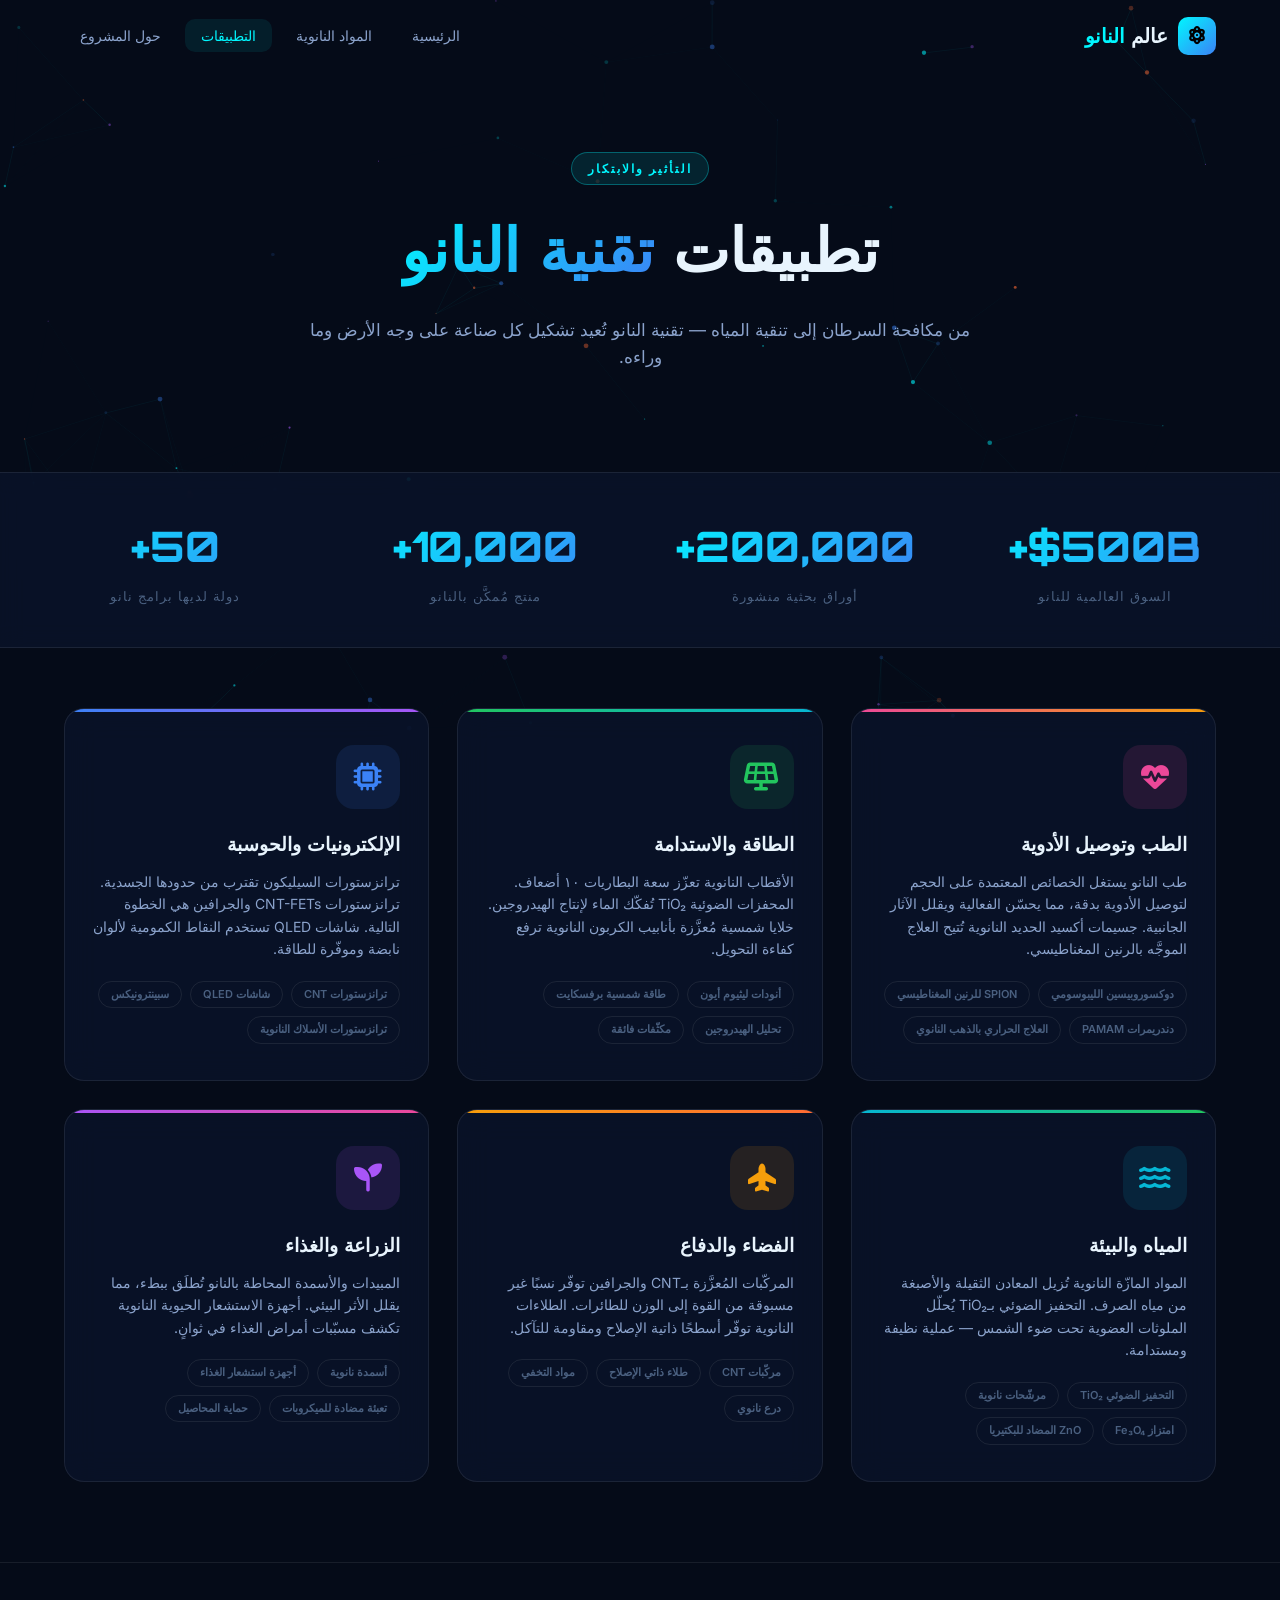
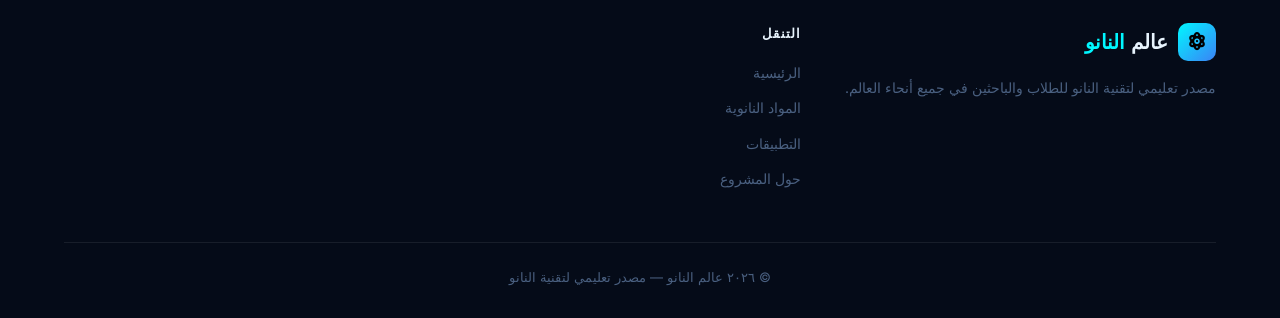
<file: applications.html>
<!DOCTYPE html>
<html lang="ar" dir="rtl">
<head>
  <meta charset="UTF-8" />
  <meta name="viewport" content="width=device-width, initial-scale=1.0" />
  <title>التطبيقات — عالم النانو</title>
  <meta name="description" content="التطبيقات الواقعية لتقنية النانو في الطب والطاقة والإلكترونيات والمواد المتقدمة."/>
  <link rel="stylesheet" href="styles.css" />
  <link href="https://fonts.googleapis.com/css2?family=Orbitron:wght@400;600;800&family=Inter:wght@300;400;500;600&display=swap" rel="stylesheet"/>
  <link rel="stylesheet" href="https://cdnjs.cloudflare.com/ajax/libs/font-awesome/6.5.0/css/all.min.css"/>
  <style>
    .apps-hero-grid {
      display: grid;
      grid-template-columns: repeat(auto-fit, minmax(280px, 1fr));
      gap: 28px;
      position: relative; z-index: 1;
      padding: 0 24px 80px;
      max-width: 1200px; margin: 0 auto;
    }
    .app-domain-card {
      padding: 36px 28px; border-radius: 20px;
      position: relative; overflow: hidden; cursor: pointer;
      border: 1px solid var(--border-subtle);
      background: var(--bg-card); backdrop-filter: blur(16px);
      transition: all 0.35s;
    }
    .app-domain-card::before {
      content: ''; position: absolute; top: 0; left: 0; right: 0;
      height: 3px; background: var(--grad); border-radius: 20px 20px 0 0;
    }
    .app-domain-card:hover { transform: translateY(-8px); border-color: rgba(255,255,255,0.15); box-shadow: 0 20px 60px rgba(0,0,0,0.5); }
    .app-domain-icon {
      width: 64px; height: 64px; border-radius: 18px;
      display: flex; align-items: center; justify-content: center;
      font-size: 28px; margin-bottom: 20px;
      background: var(--icon-bg); color: var(--icon-clr);
    }
    .app-domain-card h2 { font-family: var(--font-display); font-size: 19px; font-weight: 700; color: var(--text-primary); margin-bottom: 12px; }
    .app-domain-card p { font-size: 14px; color: var(--text-secondary); line-height: 1.6; margin-bottom: 20px; }
    .domain-examples { display: flex; flex-wrap: wrap; gap: 8px; }
    .domain-ex { font-size: 11px; font-weight: 600; padding: 4px 12px; border-radius: 100px; border: 1px solid var(--border-subtle); color: var(--text-muted); }
    .stats-bar { background: var(--bg-card); border-top: 1px solid var(--border-subtle); border-bottom: 1px solid var(--border-subtle); backdrop-filter: blur(12px); padding: 40px 24px; position: relative; z-index: 1; }
    .stats-bar-inner { max-width: 1200px; margin: 0 auto; display: grid; grid-template-columns: repeat(auto-fit, minmax(200px, 1fr)); gap: 40px; text-align: center; }
    .stat-big .num { font-family: var(--font-display); font-size: 42px; font-weight: 800; background: var(--gradient-1); -webkit-background-clip: text; -webkit-text-fill-color: transparent; background-clip: text; }
    .stat-big p { font-size: 13px; color: var(--text-muted); margin-top: 6px; text-transform: uppercase; letter-spacing: 1px; }
  </style>
</head>
<body>
  <canvas id="particles-canvas"></canvas>
  <nav class="navbar" id="navbar">
    <div class="nav-container">
      <a href="index.html" class="nav-logo">
        <span class="logo-icon"><i class="fas fa-atom"></i></span>
        <span class="logo-text">عالم <span class="accent">النانو</span></span>
      </a>
      <ul class="nav-links" id="navLinks">
        <li><a href="index.html" class="nav-link">الرئيسية</a></li>
        <li><a href="nanomaterials.html" class="nav-link">المواد النانوية</a></li>
        <li><a href="applications.html" class="nav-link active">التطبيقات</a></li>
        <li><a href="about.html" class="nav-link">حول المشروع</a></li>
      </ul>
      <button class="hamburger" id="hamburger" aria-label="فتح القائمة">
        <span></span><span></span><span></span>
      </button>
    </div>
  </nav>

  <section class="page-hero">
    <span class="section-tag animate-in delay-1">التأثير والابتكار</span>
    <h1 class="animate-in delay-2">تطبيقات <span class="gradient-text">تقنية النانو</span></h1>
    <p class="animate-in delay-3">من مكافحة السرطان إلى تنقية المياه — تقنية النانو تُعيد تشكيل كل صناعة على وجه الأرض وما وراءه.</p>
  </section>

  <div class="stats-bar">
    <div class="stats-bar-inner">
      <div class="stat-big"><div class="num">$500B+</div><p>السوق العالمية للنانو</p></div>
      <div class="stat-big"><div class="num">200,000+</div><p>أوراق بحثية منشورة</p></div>
      <div class="stat-big"><div class="num">10,000+</div><p>منتج مُمكَّن بالنانو</p></div>
      <div class="stat-big"><div class="num">50+</div><p>دولة لديها برامج نانو</p></div>
    </div>
  </div>

  <div class="apps-hero-grid" style="padding-top:60px">
    <div class="app-domain-card reveal" style="--grad: linear-gradient(90deg, #ec4899, #f59e0b); --icon-bg: rgba(236,72,153,0.12); --icon-clr: #ec4899">
      <div class="app-domain-icon"><i class="fas fa-heartbeat"></i></div>
      <h2>الطب وتوصيل الأدوية</h2>
      <p>طب النانو يستغل الخصائص المعتمدة على الحجم لتوصيل الأدوية بدقة، مما يحسّن الفعالية ويقلل الآثار الجانبية. جسيمات أكسيد الحديد النانوية تُتيح العلاج الموجَّه بالرنين المغناطيسي.</p>
      <div class="domain-examples">
        <span class="domain-ex">دوكسوروبيسين الليبوسومي</span>
        <span class="domain-ex">SPION للرنين المغناطيسي</span>
        <span class="domain-ex">دندريمرات PAMAM</span>
        <span class="domain-ex">العلاج الحراري بالذهب النانوي</span>
      </div>
    </div>

    <div class="app-domain-card reveal" style="--grad: linear-gradient(90deg, #22c55e, #06b6d4); --icon-bg: rgba(34,197,94,0.12); --icon-clr: #22c55e">
      <div class="app-domain-icon"><i class="fas fa-solar-panel"></i></div>
      <h2>الطاقة والاستدامة</h2>
      <p>الأقطاب النانوية تعزّز سعة البطاريات ١٠ أضعاف. المحفزات الضوئية TiO₂ تُفكّك الماء لإنتاج الهيدروجين. خلايا شمسية مُعزَّزة بأنابيب الكربون النانوية ترفع كفاءة التحويل.</p>
      <div class="domain-examples">
        <span class="domain-ex">أنودات ليثيوم أيون</span>
        <span class="domain-ex">طاقة شمسية برفسكايت</span>
        <span class="domain-ex">تحليل الهيدروجين</span>
        <span class="domain-ex">مكثّفات فائقة</span>
      </div>
    </div>

    <div class="app-domain-card reveal" style="--grad: linear-gradient(90deg, #3b82f6, #a855f7); --icon-bg: rgba(59,130,246,0.12); --icon-clr: #3b82f6">
      <div class="app-domain-icon"><i class="fas fa-microchip"></i></div>
      <h2>الإلكترونيات والحوسبة</h2>
      <p>ترانزستورات السيليكون تقترب من حدودها الجسدية. ترانزستورات CNT-FETs والجرافين هي الخطوة التالية. شاشات QLED تستخدم النقاط الكمومية لألوان نابضة وموفّرة للطاقة.</p>
      <div class="domain-examples">
        <span class="domain-ex">ترانزستورات CNT</span>
        <span class="domain-ex">شاشات QLED</span>
        <span class="domain-ex">سبينترونيكس</span>
        <span class="domain-ex">ترانزستورات الأسلاك النانوية</span>
      </div>
    </div>

    <div class="app-domain-card reveal" style="--grad: linear-gradient(90deg, #06b6d4, #22c55e); --icon-bg: rgba(6,182,212,0.12); --icon-clr: #06b6d4">
      <div class="app-domain-icon"><i class="fas fa-water"></i></div>
      <h2>المياه والبيئة</h2>
      <p>المواد المازّة النانوية تُزيل المعادن الثقيلة والأصبغة من مياه الصرف. التحفيز الضوئي بـTiO₂ يُحلّل الملوثات العضوية تحت ضوء الشمس — عملية نظيفة ومستدامة.</p>
      <div class="domain-examples">
        <span class="domain-ex">التحفيز الضوئي TiO₂</span>
        <span class="domain-ex">مرشّحات نانوية</span>
        <span class="domain-ex">امتزاز Fe₃O₄</span>
        <span class="domain-ex">ZnO المضاد للبكتيريا</span>
      </div>
    </div>

    <div class="app-domain-card reveal" style="--grad: linear-gradient(90deg, #f59e0b, #ff6b35); --icon-bg: rgba(245,158,11,0.12); --icon-clr: #f59e0b">
      <div class="app-domain-icon"><i class="fas fa-plane-up"></i></div>
      <h2>الفضاء والدفاع</h2>
      <p>المركّبات المُعزَّزة بـCNT والجرافين توفّر نسبًا غير مسبوقة من القوة إلى الوزن للطائرات. الطلاءات النانوية توفّر أسطحًا ذاتية الإصلاح ومقاومة للتآكل.</p>
      <div class="domain-examples">
        <span class="domain-ex">مركّبات CNT</span>
        <span class="domain-ex">طلاء ذاتي الإصلاح</span>
        <span class="domain-ex">مواد التخفي</span>
        <span class="domain-ex">درع نانوي</span>
      </div>
    </div>

    <div class="app-domain-card reveal" style="--grad: linear-gradient(90deg, #a855f7, #ec4899); --icon-bg: rgba(168,85,247,0.12); --icon-clr: #a855f7">
      <div class="app-domain-icon"><i class="fas fa-seedling"></i></div>
      <h2>الزراعة والغذاء</h2>
      <p>المبيدات والأسمدة المحاطة بالنانو تُطلَق ببطء، مما يقلل الأثر البيئي. أجهزة الاستشعار الحيوية النانوية تكشف مسبّبات أمراض الغذاء في ثوانٍ.</p>
      <div class="domain-examples">
        <span class="domain-ex">أسمدة نانوية</span>
        <span class="domain-ex">أجهزة استشعار الغذاء</span>
        <span class="domain-ex">تعبئة مضادة للميكروبات</span>
        <span class="domain-ex">حماية المحاصيل</span>
      </div>
    </div>
  </div>

  <footer class="footer">
    <div class="container">
      <div class="footer-grid">
        <div class="footer-col">
          <a href="index.html" class="nav-logo">
            <span class="logo-icon"><i class="fas fa-atom"></i></span>
            <span class="logo-text">عالم <span class="accent">النانو</span></span>
          </a>
          <p class="footer-desc">مصدر تعليمي لتقنية النانو للطلاب والباحثين في جميع أنحاء العالم.</p>
        </div>
        <div class="footer-col">
          <h4>التنقل</h4>
          <ul>
            <li><a href="index.html">الرئيسية</a></li>
            <li><a href="nanomaterials.html">المواد النانوية</a></li>
            <li><a href="applications.html">التطبيقات</a></li>
            <li><a href="about.html">حول المشروع</a></li>
          </ul>
        </div>
      </div>
      <div class="footer-bottom">
        <p>&copy; ٢٠٢٦ عالم النانو — مصدر تعليمي لتقنية النانو</p>
      </div>
    </div>
  </footer>
  <script src="script.js"></script>
</body>
</html>
</file>
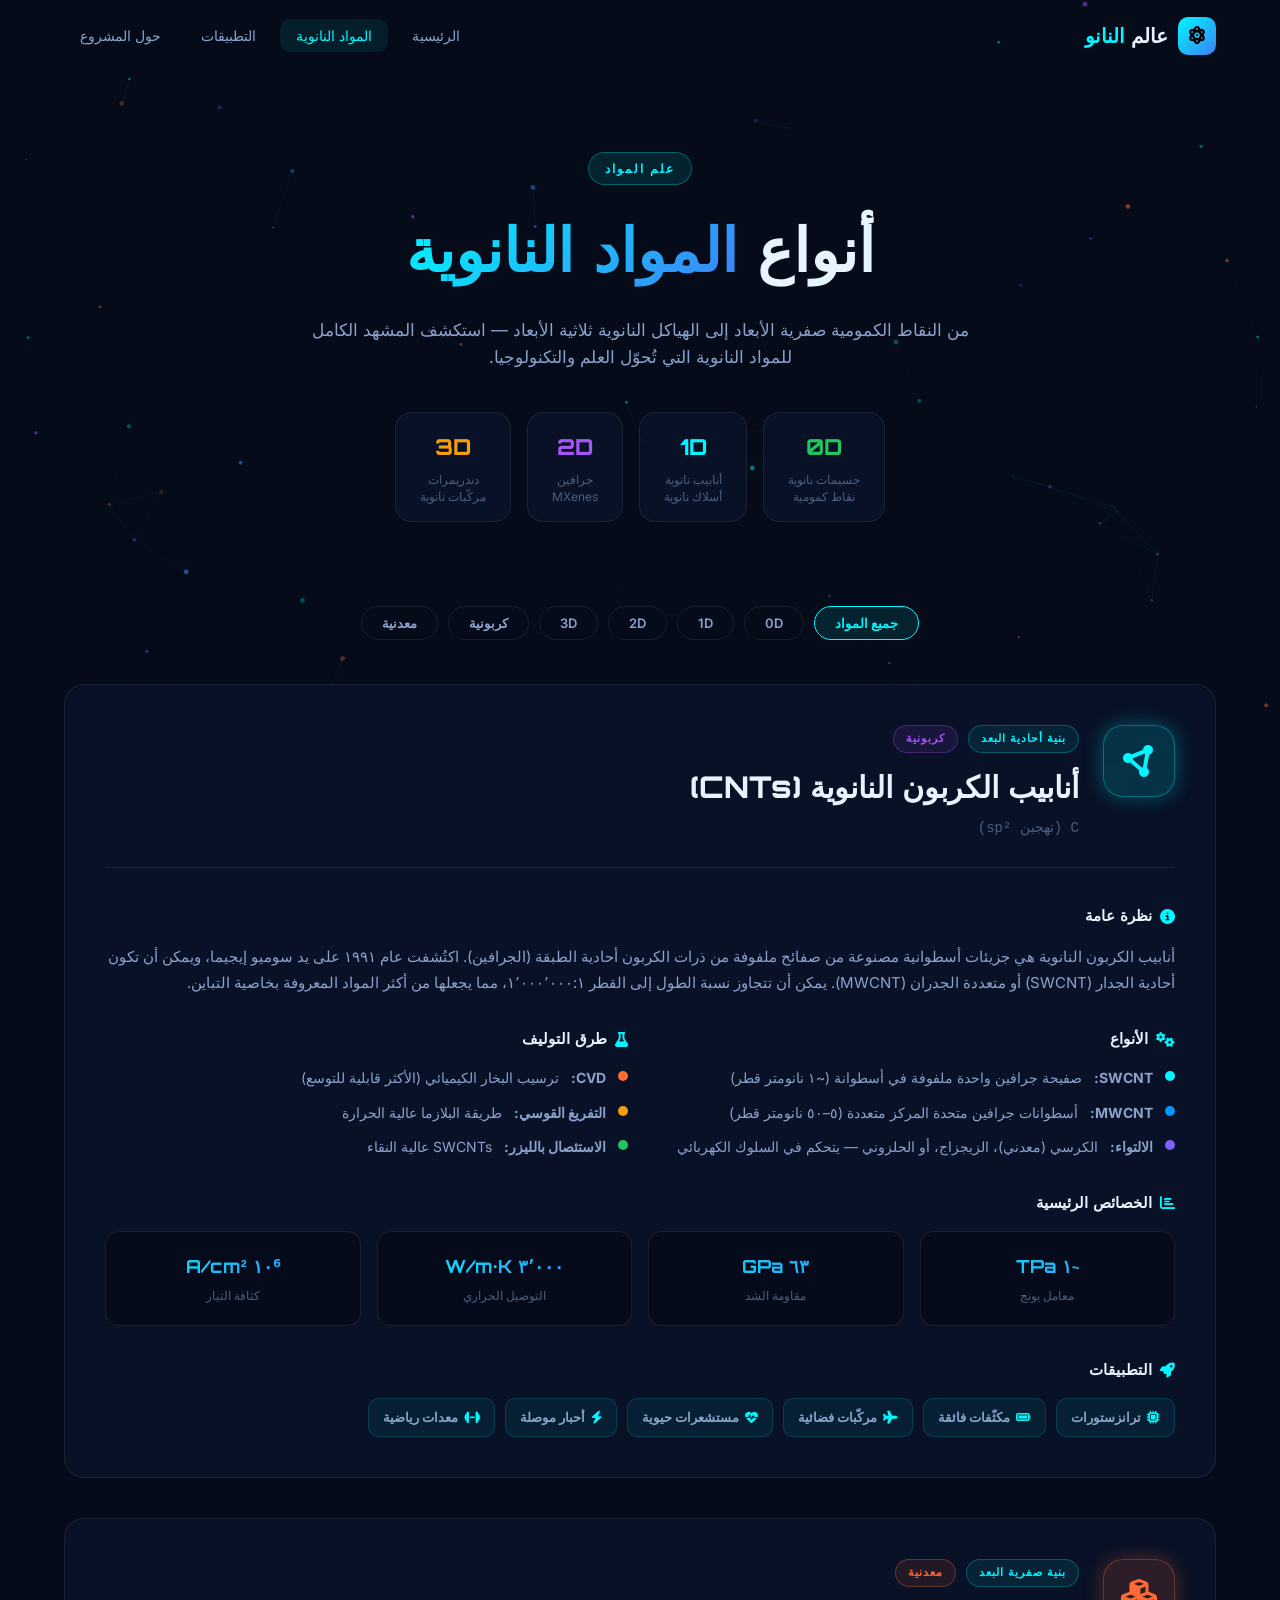
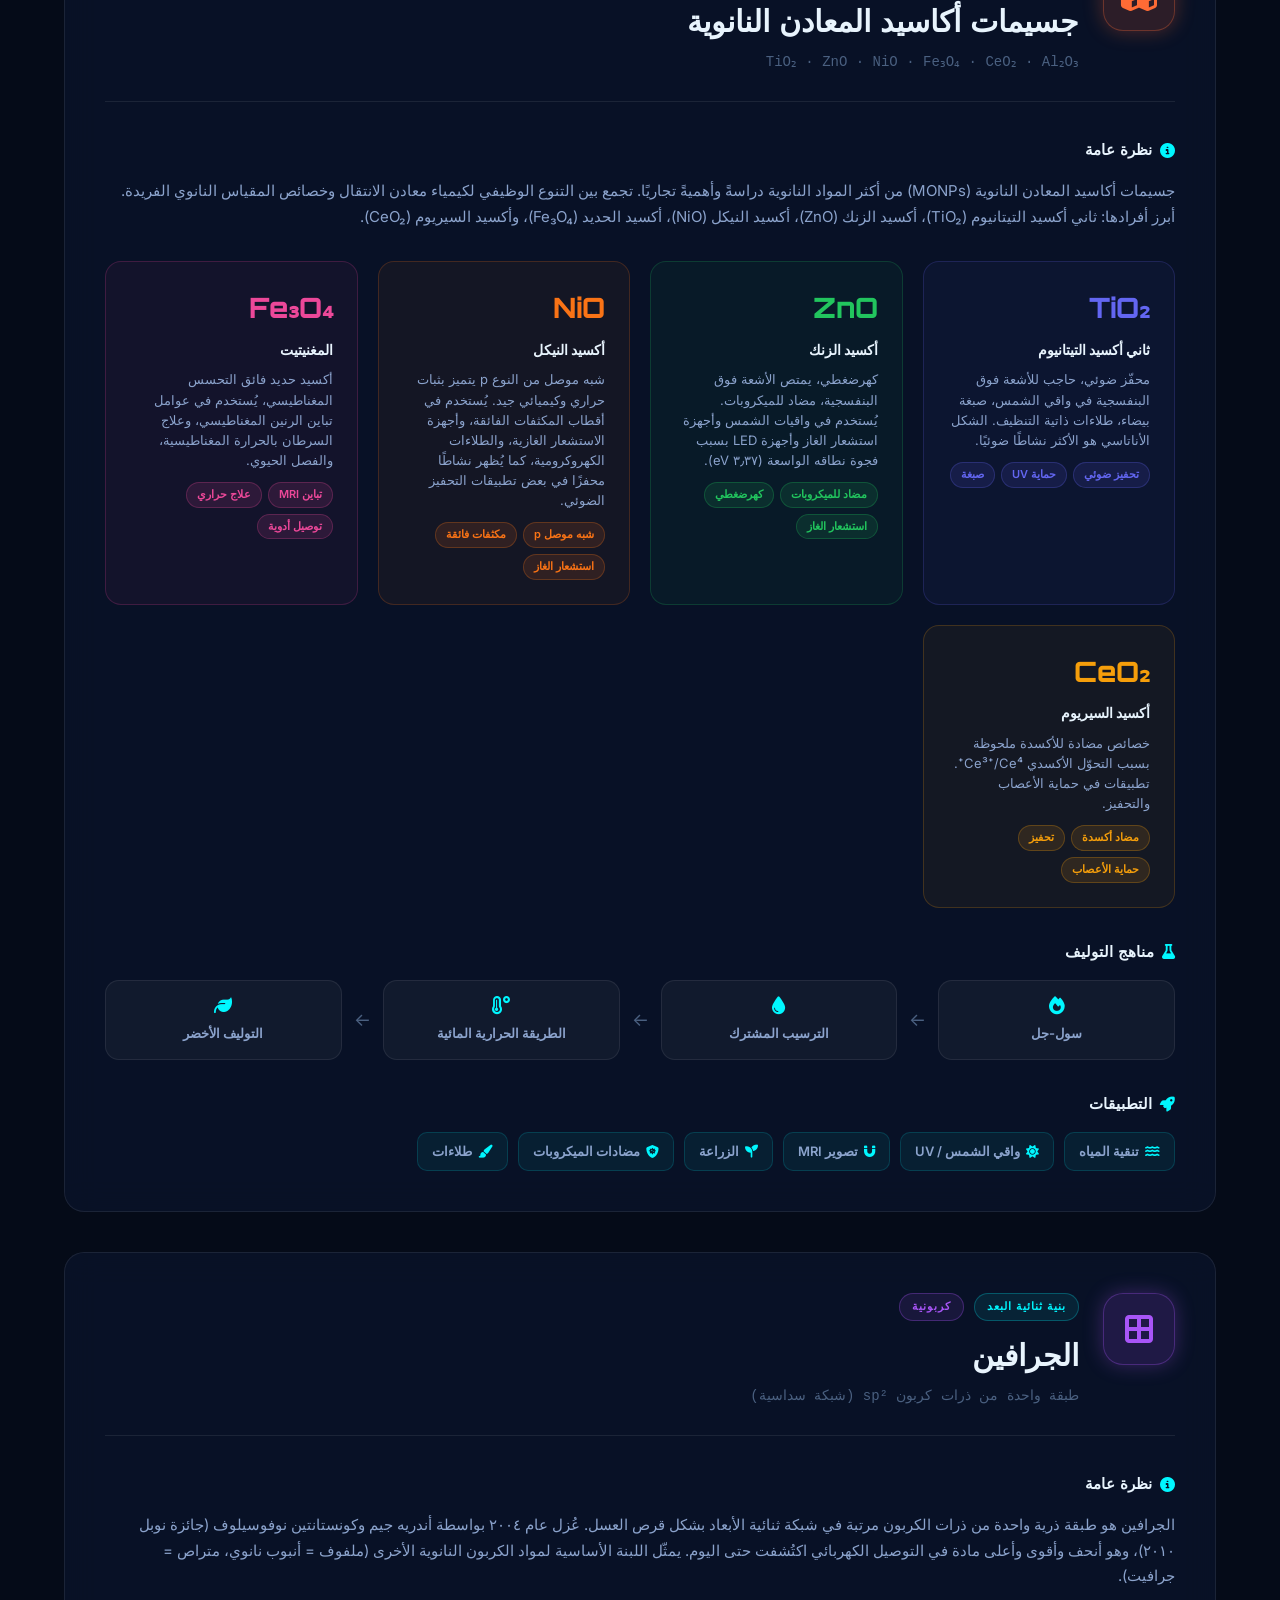
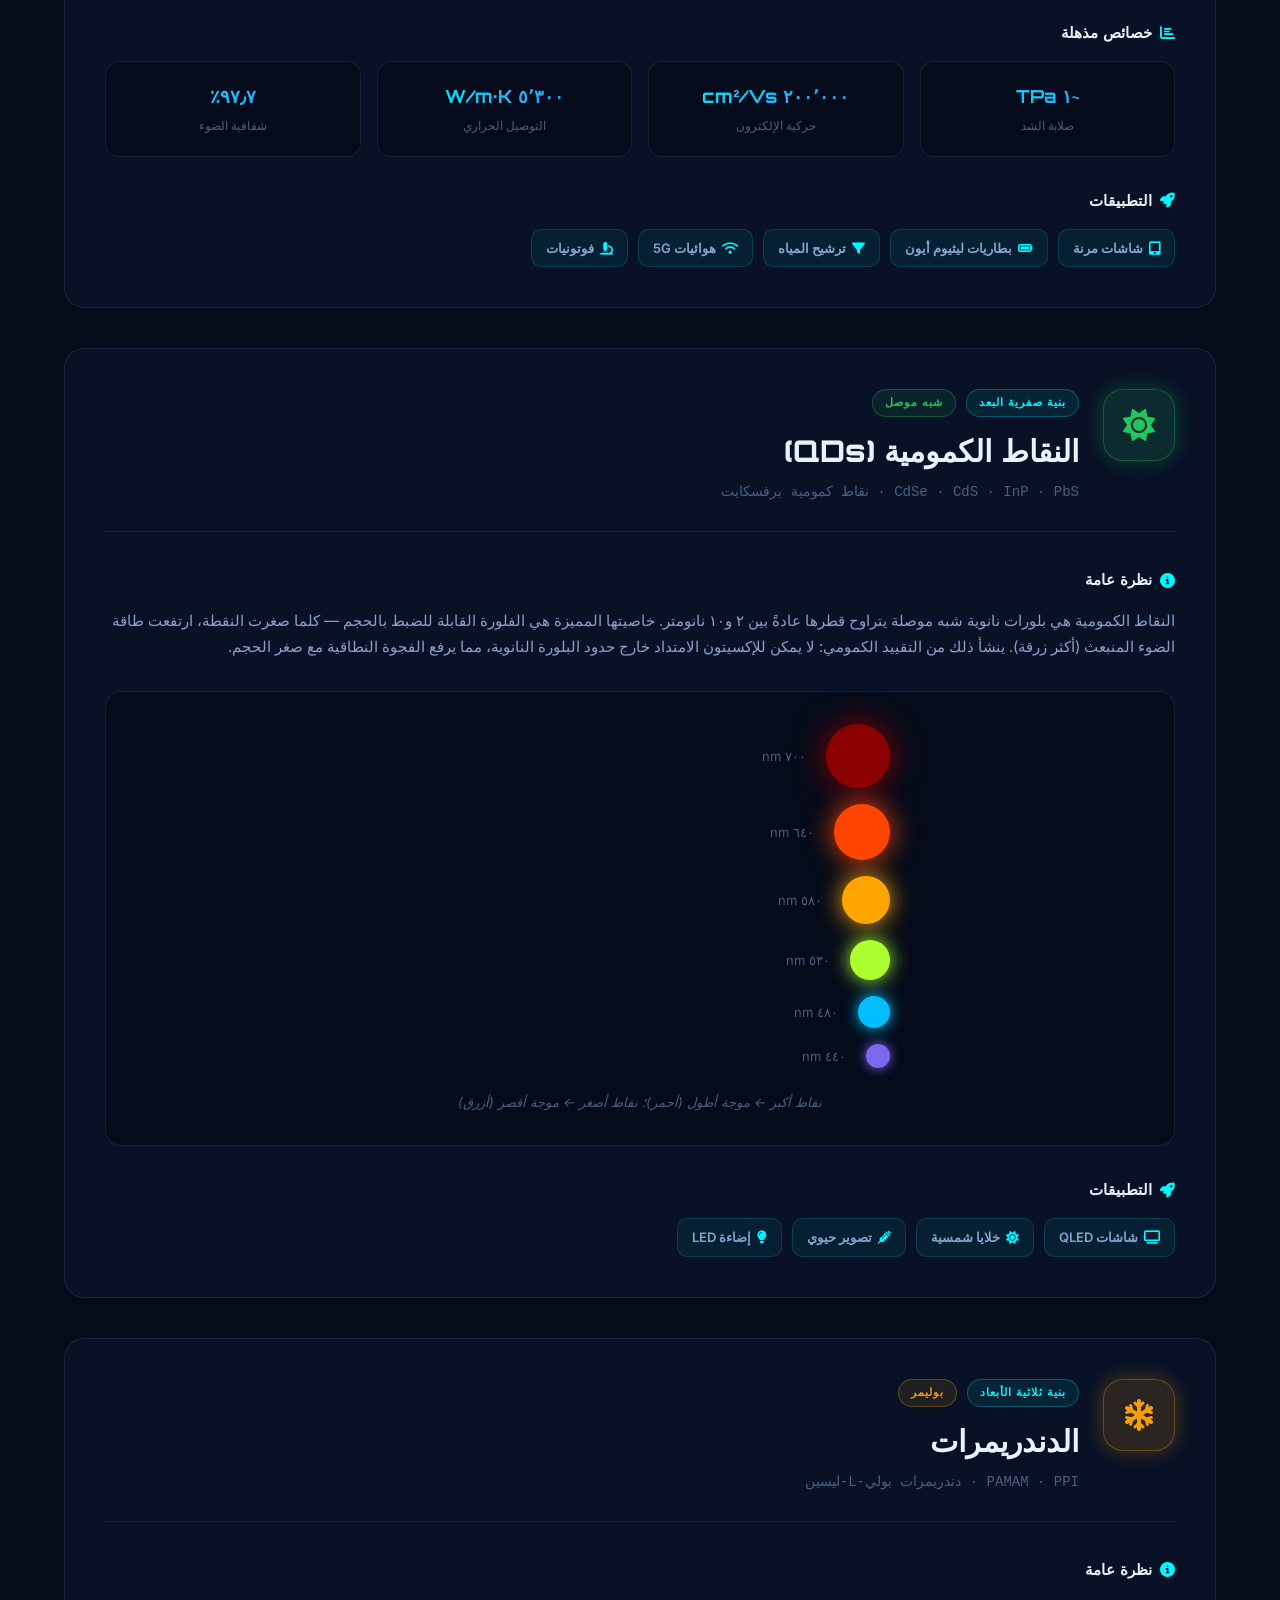
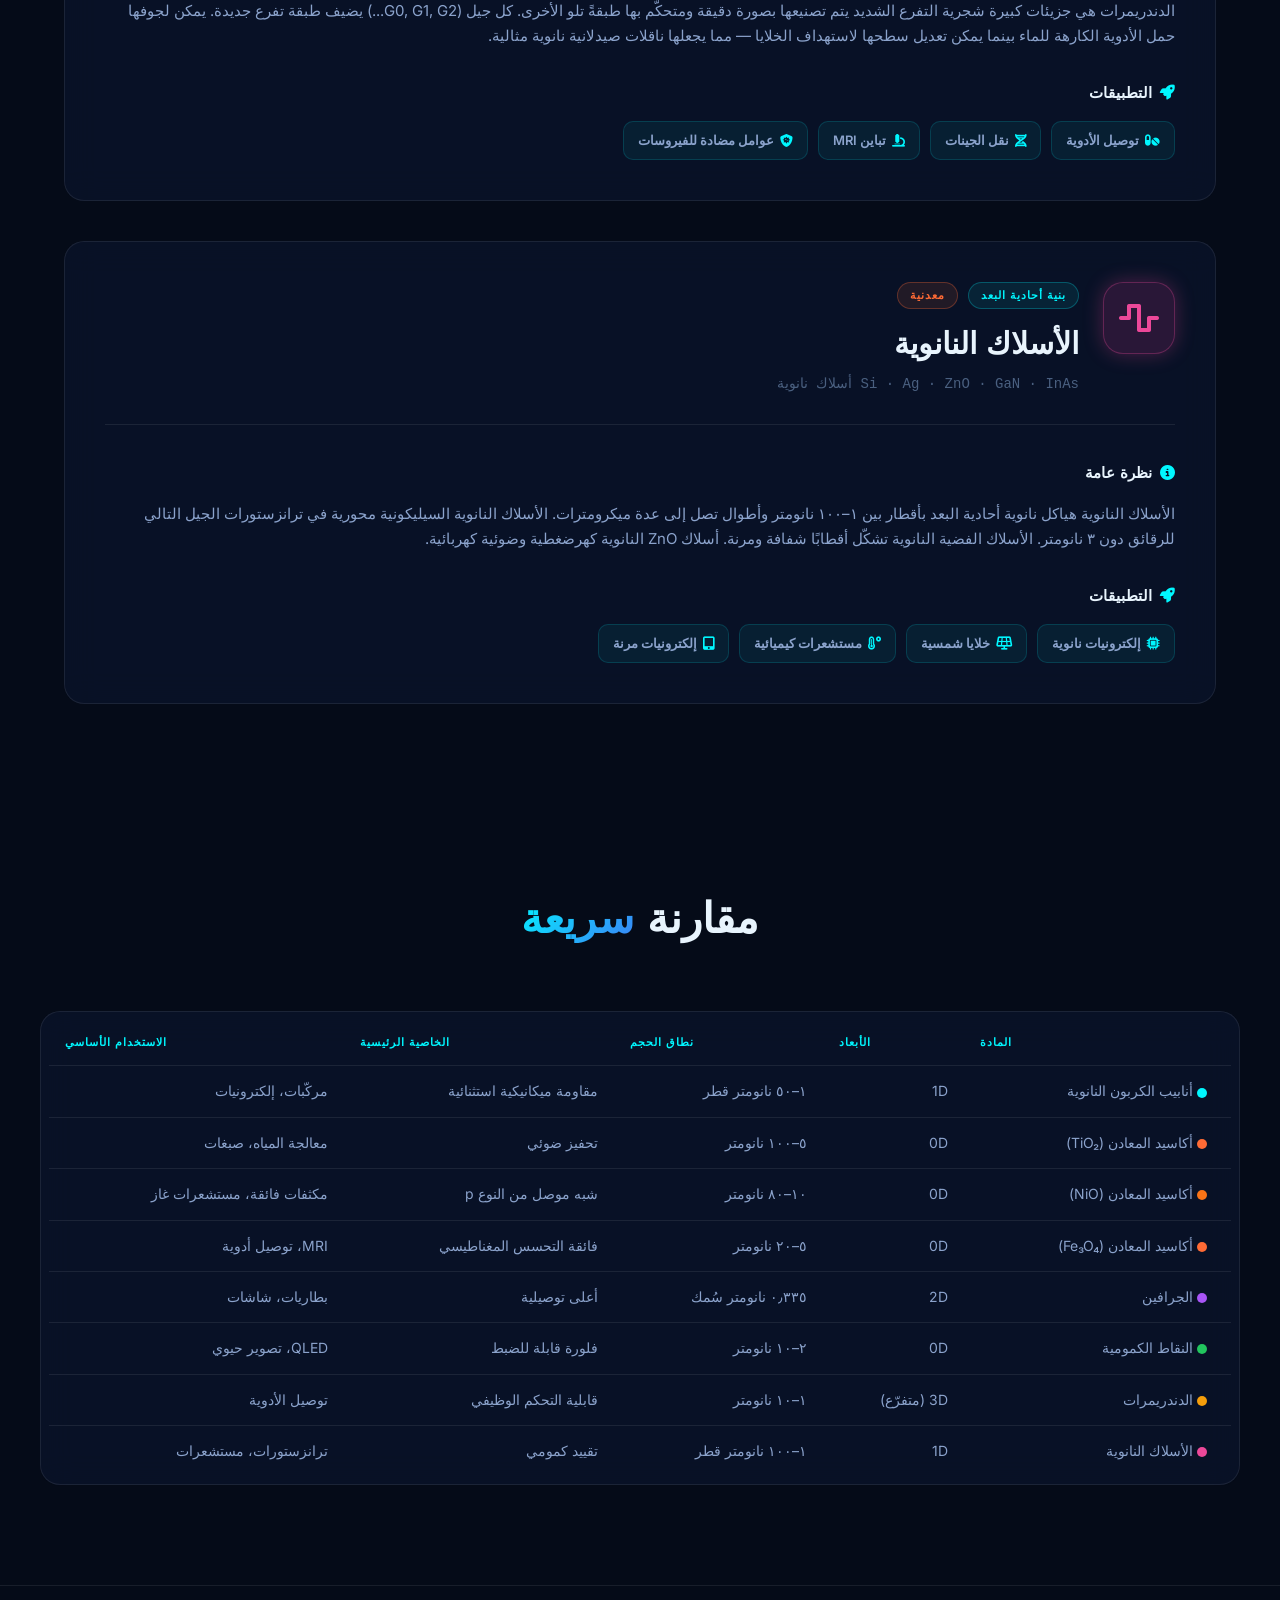
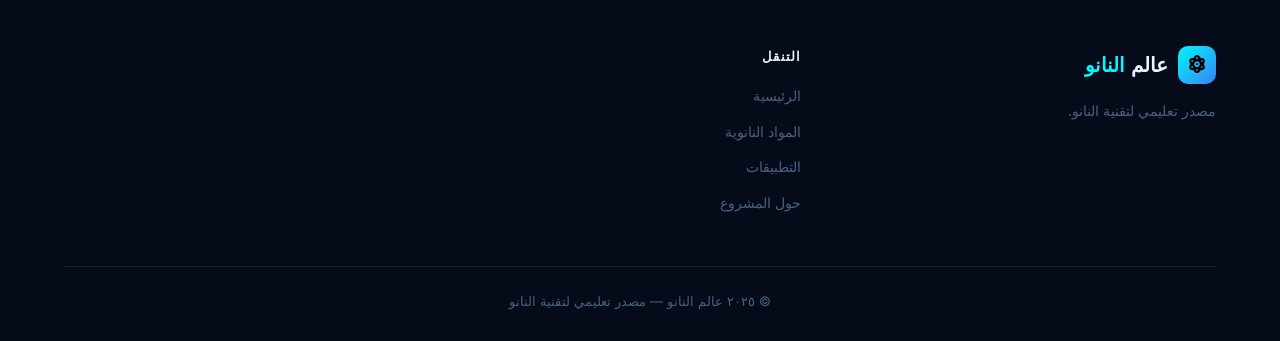
<file: nanomaterials.html>
<!DOCTYPE html>
<html lang="ar" dir="rtl">
<head>
  <meta charset="UTF-8" />
  <meta name="viewport" content="width=device-width, initial-scale=1.0" />
  <title>المواد النانوية — عالم النانو</title>
  <meta name="description" content="استكشاف معمّق لأنواع المواد النانوية بما فيها أنابيب الكربون، أكاسيد المعادن، الجرافين، النقاط الكمومية، الدندريمرات، والأسلاك النانوية."/>
  <link rel="stylesheet" href="styles.css" />
  <link href="https://fonts.googleapis.com/css2?family=Orbitron:wght@400;600;800&family=Inter:wght@300;400;500;600&display=swap" rel="stylesheet"/>
  <link rel="stylesheet" href="https://cdnjs.cloudflare.com/ajax/libs/font-awesome/6.5.0/css/all.min.css"/>
</head>
<body>

  <canvas id="particles-canvas"></canvas>

  <nav class="navbar" id="navbar">
    <div class="nav-container">
      <a href="index.html" class="nav-logo">
        <span class="logo-icon"><i class="fas fa-atom"></i></span>
        <span class="logo-text">عالم <span class="accent">النانو</span></span>
      </a>
      <ul class="nav-links" id="navLinks">
        <li><a href="index.html" class="nav-link">الرئيسية</a></li>
        <li><a href="nanomaterials.html" class="nav-link active">المواد النانوية</a></li>
        <li><a href="applications.html" class="nav-link">التطبيقات</a></li>
        <li><a href="about.html" class="nav-link">حول المشروع</a></li>
      </ul>
      <button class="hamburger" id="hamburger" aria-label="فتح القائمة">
        <span></span><span></span><span></span>
      </button>
    </div>
  </nav>

  <section class="page-hero">
    <div class="page-hero-content">
      <span class="section-tag animate-in delay-1">علم المواد</span>
      <h1 class="animate-in delay-2">أنواع <span class="gradient-text">المواد النانوية</span></h1>
      <p class="animate-in delay-3">من النقاط الكمومية صفرية الأبعاد إلى الهياكل النانوية ثلاثية الأبعاد — استكشف المشهد الكامل للمواد النانوية التي تُحوّل العلم والتكنولوجيا.</p>
    </div>
    <div class="dimension-guide animate-in delay-4">
      <div class="dim-badge dim-0d"><span>0D</span><small>جسيمات نانوية<br>نقاط كمومية</small></div>
      <div class="dim-badge dim-1d"><span>1D</span><small>أنابيب نانوية<br>أسلاك نانوية</small></div>
      <div class="dim-badge dim-2d"><span>2D</span><small>جرافين<br>MXenes</small></div>
      <div class="dim-badge dim-3d"><span>3D</span><small>دندريمرات<br>مركّبات نانوية</small></div>
    </div>
  </section>

  <div class="filter-bar container">
    <button class="filter-btn active" data-filter="all">جميع المواد</button>
    <button class="filter-btn" data-filter="0d">0D</button>
    <button class="filter-btn" data-filter="1d">1D</button>
    <button class="filter-btn" data-filter="2d">2D</button>
    <button class="filter-btn" data-filter="3d">3D</button>
    <button class="filter-btn" data-filter="carbon">كربونية</button>
    <button class="filter-btn" data-filter="metal">معدنية</button>
  </div>

  <main class="materials-detail-page container">

    <!-- أنابيب الكربون النانوية -->
    <article class="material-detail glass-card" id="carbon-nanotubes" data-dims="1d carbon">
      <div class="md-header">
        <div class="md-icon-wrap" style="--clr:#00f7ff"><i class="fas fa-circle-nodes"></i></div>
        <div class="md-title">
          <div class="md-badges">
            <span class="dim-tag">بنية أحادية البعد</span>
            <span class="type-tag type-carbon">كربونية</span>
          </div>
          <h2>أنابيب الكربون النانوية (CNTs)</h2>
          <p class="md-formula">C (تهجين sp²)</p>
        </div>
      </div>

      <div class="md-body">
        <div class="md-section">
          <h3><i class="fas fa-info-circle"></i> نظرة عامة</h3>
          <p>أنابيب الكربون النانوية هي جزيئات أسطوانية مصنوعة من صفائح ملفوفة من ذرات الكربون أحادية الطبقة (الجرافين). اكتُشفت عام ١٩٩١ على يد سوميو إيجيما، ويمكن أن تكون أحادية الجدار (SWCNT) أو متعددة الجدران (MWCNT). يمكن أن تتجاوز نسبة الطول إلى القطر ١٬٠٠٠٬٠٠٠:١، مما يجعلها من أكثر المواد المعروفة بخاصية التباين.</p>
        </div>

        <div class="md-grid">
          <div class="md-section">
            <h3><i class="fas fa-cogs"></i> الأنواع</h3>
            <div class="type-list">
              <div class="type-item"><span class="type-dot" style="background:#00f7ff"></span><strong>SWCNT:</strong> صفيحة جرافين واحدة ملفوفة في أسطوانة (~١ نانومتر قطر)</div>
              <div class="type-item"><span class="type-dot" style="background:#0095ff"></span><strong>MWCNT:</strong> أسطوانات جرافين متحدة المركز متعددة (٥–٥٠ نانومتر قطر)</div>
              <div class="type-item"><span class="type-dot" style="background:#7b61ff"></span><strong>الالتواء:</strong> الكرسي (معدني)، الزيجزاج، أو الحلزوني — يتحكم في السلوك الكهربائي</div>
            </div>
          </div>
          <div class="md-section">
            <h3><i class="fas fa-flask"></i> طرق التوليف</h3>
            <div class="type-list">
              <div class="type-item"><span class="type-dot" style="background:#ff6b35"></span><strong>CVD:</strong> ترسيب البخار الكيميائي (الأكثر قابلية للتوسع)</div>
              <div class="type-item"><span class="type-dot" style="background:#f59e0b"></span><strong>التفريغ القوسي:</strong> طريقة البلازما عالية الحرارة</div>
              <div class="type-item"><span class="type-dot" style="background:#22c55e"></span><strong>الاستئصال بالليزر:</strong> SWCNTs عالية النقاء</div>
            </div>
          </div>
        </div>

        <div class="md-section">
          <h3><i class="fas fa-chart-bar"></i> الخصائص الرئيسية</h3>
          <div class="properties-grid">
            <div class="prop-card"><span class="prop-val">~١ TPa</span><span class="prop-label">معامل يونج</span></div>
            <div class="prop-card"><span class="prop-val">٦٣ GPa</span><span class="prop-label">مقاومة الشد</span></div>
            <div class="prop-card"><span class="prop-val">٣٬٠٠٠ W/m·K</span><span class="prop-label">التوصيل الحراري</span></div>
            <div class="prop-card"><span class="prop-val">١٠⁶ A/cm²</span><span class="prop-label">كثافة التيار</span></div>
          </div>
        </div>

        <div class="md-section">
          <h3><i class="fas fa-rocket"></i> التطبيقات</h3>
          <div class="app-tags">
            <span class="app-tag"><i class="fas fa-microchip"></i> ترانزستورات</span>
            <span class="app-tag"><i class="fas fa-battery-full"></i> مكثّفات فائقة</span>
            <span class="app-tag"><i class="fas fa-plane"></i> مركّبات فضائية</span>
            <span class="app-tag"><i class="fas fa-heartbeat"></i> مستشعرات حيوية</span>
            <span class="app-tag"><i class="fas fa-bolt"></i> أحبار موصلة</span>
            <span class="app-tag"><i class="fas fa-dumbbell"></i> معدات رياضية</span>
          </div>
        </div>
      </div>
    </article>

    <!-- جسيمات أكاسيد المعادن النانوية -->
    <article class="material-detail glass-card" id="metal-oxides" data-dims="0d metal">
      <div class="md-header">
        <div class="md-icon-wrap" style="--clr:#ff6b35"><i class="fas fa-cubes"></i></div>
        <div class="md-title">
          <div class="md-badges">
            <span class="dim-tag">بنية صفرية البعد</span>
            <span class="type-tag type-metal">معدنية</span>
          </div>
          <h2>جسيمات أكاسيد المعادن النانوية</h2>
          <p class="md-formula">TiO₂ · ZnO · NiO · Fe₃O₄ · CeO₂ · Al₂O₃</p>
        </div>
      </div>

      <div class="md-body">
        <div class="md-section">
          <h3><i class="fas fa-info-circle"></i> نظرة عامة</h3>
          <p>جسيمات أكاسيد المعادن النانوية (MONPs) من أكثر المواد النانوية دراسةً وأهميةً تجاريًا. تجمع بين التنوع الوظيفي لكيمياء معادن الانتقال وخصائص المقياس النانوي الفريدة. أبرز أفرادها: ثاني أكسيد التيتانيوم (TiO₂)، أكسيد الزنك (ZnO)، أكسيد النيكل (NiO)، أكسيد الحديد (Fe₃O₄)، وأكسيد السيريوم (CeO₂).</p>
        </div>

        <div class="metal-oxide-showcase">
          <div class="mox-card" style="--clr:#6366f1">
            <div class="mox-formula">TiO₂</div>
            <h4>ثاني أكسيد التيتانيوم</h4>
            <p>محفّز ضوئي، حاجب للأشعة فوق البنفسجية في واقي الشمس، صبغة بيضاء، طلاءات ذاتية التنظيف. الشكل الأناتاسي هو الأكثر نشاطًا ضوئيًا.</p>
            <div class="mox-tags"><span>تحفيز ضوئي</span><span>حماية UV</span><span>صبغة</span></div>
          </div>
          <div class="mox-card" style="--clr:#22c55e">
            <div class="mox-formula">ZnO</div>
            <h4>أكسيد الزنك</h4>
            <p>كهرضغطي، يمتص الأشعة فوق البنفسجية، مضاد للميكروبات. يُستخدم في واقيات الشمس وأجهزة استشعار الغاز وأجهزة LED بسبب فجوة نطاقه الواسعة (٣٫٣٧ eV).</p>
            <div class="mox-tags"><span>مضاد للميكروبات</span><span>كهرضغطي</span><span>استشعار الغاز</span></div>
          </div>
          <div class="mox-card" style="--clr:#f97316">
            <div class="mox-formula">NiO</div>
            <h4>أكسيد النيكل</h4>
            <p>شبه موصل من النوع p يتميز بثبات حراري وكيميائي جيد. يُستخدم في أقطاب المكثفات الفائقة، وأجهزة الاستشعار الغازية، والطلاءات الكهروكرومية، كما يُظهر نشاطًا محفزًا في بعض تطبيقات التحفيز الضوئي.</p>
            <div class="mox-tags"><span>شبه موصل p</span><span>مكثفات فائقة</span><span>استشعار الغاز</span></div>
          </div>
          <div class="mox-card" style="--clr:#ec4899">
            <div class="mox-formula">Fe₃O₄</div>
            <h4>المغنيتيت</h4>
            <p>أكسيد حديد فائق التحسس المغناطيسي، يُستخدم في عوامل تباين الرنين المغناطيسي، وعلاج السرطان بالحرارة المغناطيسية، والفصل الحيوي.</p>
            <div class="mox-tags"><span>تباين MRI</span><span>علاج حراري</span><span>توصيل أدوية</span></div>
          </div>
          <div class="mox-card" style="--clr:#f59e0b">
            <div class="mox-formula">CeO₂</div>
            <h4>أكسيد السيريوم</h4>
            <p>خصائص مضادة للأكسدة ملحوظة بسبب التحوّل الأكسدي Ce³⁺/Ce⁴⁺. تطبيقات في حماية الأعصاب والتحفيز.</p>
            <div class="mox-tags"><span>مضاد أكسدة</span><span>تحفيز</span><span>حماية الأعصاب</span></div>
          </div>
        </div>

        <div class="md-section">
          <h3><i class="fas fa-flask"></i> مناهج التوليف</h3>
          <div class="synthesis-flow">
            <div class="syn-step"><i class="fas fa-fire"></i><span>سول-جل</span></div>
            <div class="syn-arrow">←</div>
            <div class="syn-step"><i class="fas fa-droplet"></i><span>الترسيب المشترك</span></div>
            <div class="syn-arrow">←</div>
            <div class="syn-step"><i class="fas fa-temperature-high"></i><span>الطريقة الحرارية المائية</span></div>
            <div class="syn-arrow">←</div>
            <div class="syn-step"><i class="fas fa-leaf"></i><span>التوليف الأخضر</span></div>
          </div>
        </div>

        <div class="md-section">
          <h3><i class="fas fa-rocket"></i> التطبيقات</h3>
          <div class="app-tags">
            <span class="app-tag"><i class="fas fa-water"></i> تنقية المياه</span>
            <span class="app-tag"><i class="fas fa-sun"></i> واقي الشمس / UV</span>
            <span class="app-tag"><i class="fas fa-magnet"></i> تصوير MRI</span>
            <span class="app-tag"><i class="fas fa-seedling"></i> الزراعة</span>
            <span class="app-tag"><i class="fas fa-shield-virus"></i> مضادات الميكروبات</span>
            <span class="app-tag"><i class="fas fa-paint-brush"></i> طلاءات</span>
          </div>
        </div>
      </div>
    </article>

    <!-- الجرافين -->
    <article class="material-detail glass-card" id="graphene" data-dims="2d carbon">
      <div class="md-header">
        <div class="md-icon-wrap" style="--clr:#a855f7"><i class="fas fa-border-all"></i></div>
        <div class="md-title">
          <div class="md-badges">
            <span class="dim-tag">بنية ثنائية البعد</span>
            <span class="type-tag type-carbon">كربونية</span>
          </div>
          <h2>الجرافين</h2>
          <p class="md-formula">طبقة واحدة من ذرات كربون sp² (شبكة سداسية)</p>
        </div>
      </div>

      <div class="md-body">
        <div class="md-section">
          <h3><i class="fas fa-info-circle"></i> نظرة عامة</h3>
          <p>الجرافين هو طبقة ذرية واحدة من ذرات الكربون مرتبة في شبكة ثنائية الأبعاد بشكل قرص العسل. عُزل عام ٢٠٠٤ بواسطة أندريه جيم وكونستانتين نوفوسيلوف (جائزة نوبل ٢٠١٠)، وهو أنحف وأقوى وأعلى مادة في التوصيل الكهربائي اكتُشفت حتى اليوم. يمثّل اللبنة الأساسية لمواد الكربون النانوية الأخرى (ملفوف = أنبوب نانوي، متراص = جرافيت).</p>
        </div>
        <div class="md-section">
          <h3><i class="fas fa-chart-bar"></i> خصائص مذهلة</h3>
          <div class="properties-grid">
            <div class="prop-card"><span class="prop-val">~١ TPa</span><span class="prop-label">صلابة الشد</span></div>
            <div class="prop-card"><span class="prop-val">٢٠٠٬٠٠٠ cm²/Vs</span><span class="prop-label">حركية الإلكترون</span></div>
            <div class="prop-card"><span class="prop-val">٥٬٣٠٠ W/m·K</span><span class="prop-label">التوصيل الحراري</span></div>
            <div class="prop-card"><span class="prop-val">٩٧٫٧٪</span><span class="prop-label">شفافية الضوء</span></div>
          </div>
        </div>
        <div class="md-section">
          <h3><i class="fas fa-rocket"></i> التطبيقات</h3>
          <div class="app-tags">
            <span class="app-tag"><i class="fas fa-tablet-screen-button"></i> شاشات مرنة</span>
            <span class="app-tag"><i class="fas fa-battery-full"></i> بطاريات ليثيوم أيون</span>
            <span class="app-tag"><i class="fas fa-filter"></i> ترشيح المياه</span>
            <span class="app-tag"><i class="fas fa-wifi"></i> هوائيات 5G</span>
            <span class="app-tag"><i class="fas fa-microscope"></i> فوتونيات</span>
          </div>
        </div>
      </div>
    </article>

    <!-- النقاط الكمومية -->
    <article class="material-detail glass-card" id="quantum-dots" data-dims="0d">
      <div class="md-header">
        <div class="md-icon-wrap" style="--clr:#22c55e"><i class="fas fa-sun"></i></div>
        <div class="md-title">
          <div class="md-badges"><span class="dim-tag">بنية صفرية البعد</span><span class="type-tag type-semiconductor">شبه موصل</span></div>
          <h2>النقاط الكمومية (QDs)</h2>
          <p class="md-formula">CdSe · CdS · InP · PbS · نقاط كمومية برفسكايت</p>
        </div>
      </div>
      <div class="md-body">
        <div class="md-section">
          <h3><i class="fas fa-info-circle"></i> نظرة عامة</h3>
          <p>النقاط الكمومية هي بلورات نانوية شبه موصلة يتراوح قطرها عادةً بين ٢ و١٠ نانومتر. خاصيتها المميزة هي الفلورة القابلة للضبط بالحجم — كلما صغرت النقطة، ارتفعت طاقة الضوء المنبعث (أكثر زرقة). ينشأ ذلك من التقييد الكمومي: لا يمكن للإكسيتون الامتداد خارج حدود البلورة النانوية، مما يرفع الفجوة النطاقية مع صغر الحجم.</p>
        </div>
        <div class="qd-spectrum">
          <div class="qd-dot" style="--size:8px;--color:#8b0000;--nm:700">٧٠٠ nm</div>
          <div class="qd-dot" style="--size:7px;--color:#ff4500;--nm:640">٦٤٠ nm</div>
          <div class="qd-dot" style="--size:6px;--color:#ffa500;--nm:580">٥٨٠ nm</div>
          <div class="qd-dot" style="--size:5px;--color:#adff2f;--nm:530">٥٣٠ nm</div>
          <div class="qd-dot" style="--size:4px;--color:#00bfff;--nm:480">٤٨٠ nm</div>
          <div class="qd-dot" style="--size:3px;--color:#7b68ee;--nm:440">٤٤٠ nm</div>
          <p class="qd-caption">نقاط أكبر ← موجة أطول (أحمر)؛ نقاط أصغر ← موجة أقصر (أزرق)</p>
        </div>
        <div class="md-section">
          <h3><i class="fas fa-rocket"></i> التطبيقات</h3>
          <div class="app-tags">
            <span class="app-tag"><i class="fas fa-tv"></i> شاشات QLED</span>
            <span class="app-tag"><i class="fas fa-sun"></i> خلايا شمسية</span>
            <span class="app-tag"><i class="fas fa-syringe"></i> تصوير حيوي</span>
            <span class="app-tag"><i class="fas fa-lightbulb"></i> إضاءة LED</span>
          </div>
        </div>
      </div>
    </article>

    <!-- الدندريمرات -->
    <article class="material-detail glass-card" id="dendrimers" data-dims="3d">
      <div class="md-header">
        <div class="md-icon-wrap" style="--clr:#f59e0b"><i class="fas fa-snowflake"></i></div>
        <div class="md-title">
          <div class="md-badges"><span class="dim-tag">بنية ثلاثية الأبعاد</span><span class="type-tag type-polymer">بوليمر</span></div>
          <h2>الدندريمرات</h2>
          <p class="md-formula">PAMAM · PPI · دندريمرات بولي-L-ليسين</p>
        </div>
      </div>
      <div class="md-body">
        <div class="md-section">
          <h3><i class="fas fa-info-circle"></i> نظرة عامة</h3>
          <p>الدندريمرات هي جزيئات كبيرة شجرية التفرع الشديد يتم تصنيعها بصورة دقيقة ومتحكّم بها طبقةً تلو الأخرى. كل جيل (G0, G1, G2...) يضيف طبقة تفرع جديدة. يمكن لجوفها حمل الأدوية الكارهة للماء بينما يمكن تعديل سطحها لاستهداف الخلايا — مما يجعلها ناقلات صيدلانية نانوية مثالية.</p>
        </div>
        <div class="md-section">
          <h3><i class="fas fa-rocket"></i> التطبيقات</h3>
          <div class="app-tags">
            <span class="app-tag"><i class="fas fa-pills"></i> توصيل الأدوية</span>
            <span class="app-tag"><i class="fas fa-dna"></i> نقل الجينات</span>
            <span class="app-tag"><i class="fas fa-microscope"></i> تباين MRI</span>
            <span class="app-tag"><i class="fas fa-shield-virus"></i> عوامل مضادة للفيروسات</span>
          </div>
        </div>
      </div>
    </article>

    <!-- الأسلاك النانوية -->
    <article class="material-detail glass-card" id="nanowires" data-dims="1d metal">
      <div class="md-header">
        <div class="md-icon-wrap" style="--clr:#ec4899"><i class="fas fa-wave-square"></i></div>
        <div class="md-title">
          <div class="md-badges"><span class="dim-tag">بنية أحادية البعد</span><span class="type-tag type-metal">معدنية</span></div>
          <h2>الأسلاك النانوية</h2>
          <p class="md-formula">Si · Ag · ZnO · GaN · InAs أسلاك نانوية</p>
        </div>
      </div>
      <div class="md-body">
        <div class="md-section">
          <h3><i class="fas fa-info-circle"></i> نظرة عامة</h3>
          <p>الأسلاك النانوية هياكل نانوية أحادية البعد بأقطار بين ١–١٠٠ نانومتر وأطوال تصل إلى عدة ميكرومترات. الأسلاك النانوية السيليكونية محورية في ترانزستورات الجيل التالي للرقائق دون ٣ نانومتر. الأسلاك الفضية النانوية تشكّل أقطابًا شفافة ومرنة. أسلاك ZnO النانوية كهرضغطية وضوئية كهربائية.</p>
        </div>
        <div class="md-section">
          <h3><i class="fas fa-rocket"></i> التطبيقات</h3>
          <div class="app-tags">
            <span class="app-tag"><i class="fas fa-microchip"></i> إلكترونيات نانوية</span>
            <span class="app-tag"><i class="fas fa-solar-panel"></i> خلايا شمسية</span>
            <span class="app-tag"><i class="fas fa-temperature-high"></i> مستشعرات كيميائية</span>
            <span class="app-tag"><i class="fas fa-tablet-screen-button"></i> إلكترونيات مرنة</span>
          </div>
        </div>
      </div>
    </article>

  </main>

  <!-- جدول المقارنة -->
  <section class="section container">
    <div class="section-header">
      <h2 class="section-title">مقارنة <span class="gradient-text">سريعة</span></h2>
    </div>
    <div class="table-wrapper glass-card">
      <table class="comparison-table">
        <thead>
          <tr>
            <th>المادة</th>
            <th>الأبعاد</th>
            <th>نطاق الحجم</th>
            <th>الخاصية الرئيسية</th>
            <th>الاستخدام الأساسي</th>
          </tr>
        </thead>
        <tbody>
          <tr>
            <td><span class="tbl-dot" style="background:#00f7ff"></span> أنابيب الكربون النانوية</td>
            <td>1D</td>
            <td>١–٥٠ نانومتر قطر</td>
            <td>مقاومة ميكانيكية استثنائية</td>
            <td>مركّبات، إلكترونيات</td>
          </tr>
          <tr>
            <td><span class="tbl-dot" style="background:#ff6b35"></span> أكاسيد المعادن (TiO₂)</td>
            <td>0D</td>
            <td>٥–١٠٠ نانومتر</td>
            <td>تحفيز ضوئي</td>
            <td>معالجة المياه، صبغات</td>
          </tr>
          <tr>
            <td><span class="tbl-dot" style="background:#f97316"></span> أكاسيد المعادن (NiO)</td>
            <td>0D</td>
            <td>١٠–٨٠ نانومتر</td>
            <td>شبه موصل من النوع p</td>
            <td>مكثفات فائقة، مستشعرات غاز</td>
          </tr>
          <tr>
            <td><span class="tbl-dot" style="background:#ff6b35"></span> أكاسيد المعادن (Fe₃O₄)</td>
            <td>0D</td>
            <td>٥–٢٠ نانومتر</td>
            <td>فائقة التحسس المغناطيسي</td>
            <td>MRI، توصيل أدوية</td>
          </tr>
          <tr>
            <td><span class="tbl-dot" style="background:#a855f7"></span> الجرافين</td>
            <td>2D</td>
            <td>٠٫٣٣٥ نانومتر سُمك</td>
            <td>أعلى توصيلية</td>
            <td>بطاريات، شاشات</td>
          </tr>
          <tr>
            <td><span class="tbl-dot" style="background:#22c55e"></span> النقاط الكمومية</td>
            <td>0D</td>
            <td>٢–١٠ نانومتر</td>
            <td>فلورة قابلة للضبط</td>
            <td>QLED، تصوير حيوي</td>
          </tr>
          <tr>
            <td><span class="tbl-dot" style="background:#f59e0b"></span> الدندريمرات</td>
            <td>3D (متفرّع)</td>
            <td>١–١٠ نانومتر</td>
            <td>قابلية التحكم الوظيفي</td>
            <td>توصيل الأدوية</td>
          </tr>
          <tr>
            <td><span class="tbl-dot" style="background:#ec4899"></span> الأسلاك النانوية</td>
            <td>1D</td>
            <td>١–١٠٠ نانومتر قطر</td>
            <td>تقييد كمومي</td>
            <td>ترانزستورات، مستشعرات</td>
          </tr>
        </tbody>
      </table>
    </div>
  </section>

  <footer class="footer">
    <div class="container">
      <div class="footer-grid">
        <div class="footer-col">
          <a href="index.html" class="nav-logo">
            <span class="logo-icon"><i class="fas fa-atom"></i></span>
            <span class="logo-text">عالم <span class="accent">النانو</span></span>
          </a>
          <p class="footer-desc">مصدر تعليمي لتقنية النانو.</p>
        </div>
        <div class="footer-col">
          <h4>التنقل</h4>
          <ul>
            <li><a href="index.html">الرئيسية</a></li>
            <li><a href="nanomaterials.html">المواد النانوية</a></li>
            <li><a href="applications.html">التطبيقات</a></li>
            <li><a href="about.html">حول المشروع</a></li>
          </ul>
        </div>
      </div>
      <div class="footer-bottom">
        <p>&copy; ٢٠٢٥ عالم النانو — مصدر تعليمي لتقنية النانو</p>
      </div>
    </div>
  </footer>

  <script src="script.js"></script>
</body>
</html>
</file>
<file: styles.css>
/* ========================================
   NanoWorld — Main Stylesheet
   Dark Futuristic Space Theme
   ======================================== */

/* ---------- CSS Variables ---------- */
:root {
  --bg-dark: #050b18;
  --bg-card: rgba(10, 20, 45, 0.7);
  --bg-card-hover: rgba(14, 28, 62, 0.85);
  --border-glow: rgba(0, 247, 255, 0.2);
  --border-subtle: rgba(255,255,255,0.08);
  --accent-cyan: #00f7ff;
  --accent-blue: #3b82f6;
  --accent-purple: #a855f7;
  --accent-orange: #ff6b35;
  --text-primary: #e8f4fd;
  --text-secondary: #8ba3cc;
  --text-muted: #4a6080;
  --gradient-1: linear-gradient(135deg, #00f7ff, #3b82f6);
  --gradient-hero: linear-gradient(135deg, #0a1628 0%, #050b18 50%, #0a0f2a 100%);
  --font-display: 'Orbitron', sans-serif;
  --font-body: 'Inter', sans-serif;
  --nav-h: 72px;
}

/* ---------- Reset & Base ---------- */
*, *::before, *::after { box-sizing: border-box; margin: 0; padding: 0; }

html { scroll-behavior: smooth; }

body {
  background-color: var(--bg-dark);
  color: var(--text-primary);
  font-family: var(--font-body);
  font-size: 16px;
  line-height: 1.6;
  overflow-x: hidden;
}

a { color: inherit; text-decoration: none; }
ul { list-style: none; }
img { display: block; max-width: 100%; }

/* ---------- Particle Canvas ---------- */
#particles-canvas {
  position: fixed;
  inset: 0;
  z-index: 0;
  pointer-events: none;
}

/* ---------- Layout ---------- */
.container {
  max-width: 1200px;
  margin: 0 auto;
  padding: 0 24px;
}

.section {
  position: relative;
  z-index: 1;
  padding: 100px 0;
}

/* ---------- Glass Card ---------- */
.glass-card {
  background: var(--bg-card);
  backdrop-filter: blur(16px);
  -webkit-backdrop-filter: blur(16px);
  border: 1px solid var(--border-subtle);
  border-radius: 20px;
  transition: border-color 0.3s, transform 0.3s, box-shadow 0.3s;
}
.glass-card:hover {
  border-color: var(--border-glow);
  box-shadow: 0 0 30px rgba(0, 247, 255, 0.08);
}

/* ---------- Buttons ---------- */
.btn {
  display: inline-flex;
  align-items: center;
  gap: 10px;
  padding: 14px 28px;
  border-radius: 12px;
  font-family: var(--font-body);
  font-size: 15px;
  font-weight: 600;
  cursor: pointer;
  transition: all 0.3s;
  border: none;
  text-decoration: none;
}
.btn-primary {
  background: var(--gradient-1);
  color: #000;
  box-shadow: 0 0 20px rgba(0, 247, 255, 0.3);
}
.btn-primary:hover {
  transform: translateY(-3px);
  box-shadow: 0 0 35px rgba(0, 247, 255, 0.5);
}
.btn-outline {
  background: transparent;
  border: 1.5px solid var(--accent-cyan);
  color: var(--accent-cyan);
}
.btn-outline:hover {
  background: rgba(0, 247, 255, 0.1);
  transform: translateY(-3px);
}

/* ---------- Section Headers ---------- */
.section-header {
  text-align: center;
  margin-bottom: 60px;
}
.section-tag {
  display: inline-block;
  background: rgba(0, 247, 255, 0.1);
  border: 1px solid rgba(0, 247, 255, 0.3);
  color: var(--accent-cyan);
  font-size: 12px;
  font-weight: 600;
  letter-spacing: 2px;
  text-transform: uppercase;
  padding: 6px 16px;
  border-radius: 100px;
  margin-bottom: 16px;
}
.section-title {
  font-family: var(--font-display);
  font-size: clamp(28px, 4vw, 42px);
  font-weight: 800;
  color: var(--text-primary);
  margin-bottom: 16px;
}
.section-desc {
  color: var(--text-secondary);
  font-size: 17px;
  max-width: 660px;
  margin: 0 auto;
}
.gradient-text {
  background: var(--gradient-1);
  -webkit-background-clip: text;
  -webkit-text-fill-color: transparent;
  background-clip: text;
}

/* ============================================================
   NAVIGATION
   ============================================================ */
.navbar {
  position: fixed;
  top: 0;
  left: 0;
  right: 0;
  z-index: 1000;
  height: var(--nav-h);
  display: flex;
  align-items: center;
  transition: background 0.4s, backdrop-filter 0.4s, border-color 0.4s;
  border-bottom: 1px solid transparent;
}
.navbar.scrolled {
  background: rgba(5, 11, 24, 0.92);
  backdrop-filter: blur(20px);
  border-bottom-color: var(--border-subtle);
}
.nav-container {
  max-width: 1200px;
  margin: 0 auto;
  padding: 0 24px;
  width: 100%;
  display: flex;
  align-items: center;
  justify-content: space-between;
}
.nav-logo {
  display: flex;
  align-items: center;
  gap: 10px;
  font-family: var(--font-display);
  font-size: 20px;
  font-weight: 800;
  color: var(--text-primary);
}
.logo-icon {
  width: 38px;
  height: 38px;
  background: var(--gradient-1);
  border-radius: 10px;
  display: flex;
  align-items: center;
  justify-content: center;
  color: #000;
  font-size: 18px;
  animation: spin-slow 8s linear infinite;
}
.accent { color: var(--accent-cyan); }
.nav-links {
  display: flex;
  gap: 8px;
}
.nav-link {
  padding: 8px 16px;
  border-radius: 10px;
  color: var(--text-secondary);
  font-size: 14px;
  font-weight: 500;
  transition: all 0.3s;
}
.nav-link:hover, .nav-link.active {
  color: var(--text-primary);
  background: rgba(0, 247, 255, 0.08);
}
.nav-link.active { color: var(--accent-cyan); }
.hamburger { display: none; background: none; border: none; cursor: pointer; flex-direction: column; gap: 5px; padding: 8px; }
.hamburger span { display: block; width: 22px; height: 2px; background: var(--text-primary); border-radius: 2px; transition: all 0.3s; }

/* ============================================================
   HERO SECTION
   ============================================================ */
.hero {
  position: relative;
  min-height: 100vh;
  display: flex;
  align-items: center;
  padding: 0 24px;
  overflow: hidden;
  background: radial-gradient(ellipse at 20% 50%, rgba(59, 130, 246, 0.12) 0%, transparent 60%),
              radial-gradient(ellipse at 80% 20%, rgba(0, 247, 255, 0.08) 0%, transparent 50%),
              var(--gradient-hero);
}
.hero-overlay {
  position: absolute;
  inset: 0;
  background: radial-gradient(circle at bottom, rgba(5, 11, 24, 0.6) 0%, transparent 70%);
}
.hero-content {
  position: relative;
  z-index: 2;
  max-width: 700px;
  padding-top: var(--nav-h);
}
.hero-sub {
  font-size: 13px;
  font-weight: 600;
  letter-spacing: 3px;
  text-transform: uppercase;
  color: var(--accent-cyan);
  margin-bottom: 16px;
}
.hero-title {
  font-family: var(--font-display);
  font-size: clamp(36px, 5.5vw, 72px);
  font-weight: 800;
  line-height: 1.1;
  color: var(--text-primary);
  margin-bottom: 24px;
}
.hero-desc {
  font-size: 18px;
  color: var(--text-secondary);
  max-width: 580px;
  margin-bottom: 36px;
  line-height: 1.7;
}
.hero-desc strong { color: var(--accent-cyan); }
.hero-btns { display: flex; gap: 16px; flex-wrap: wrap; margin-bottom: 56px; }

.hero-stats {
  display: flex;
  align-items: center;
  gap: 32px;
  flex-wrap: wrap;
}
.stat { text-align: center; }
.stat-num {
  font-family: var(--font-display);
  font-size: 36px;
  font-weight: 800;
  background: var(--gradient-1);
  -webkit-background-clip: text;
  -webkit-text-fill-color: transparent;
  background-clip: text;
}
.stat-unit { font-size: 18px; color: var(--text-secondary); margin-left: 2px; }
.stat p { font-size: 12px; color: var(--text-muted); margin-top: 4px; text-transform: uppercase; letter-spacing: 1px; }
.stat-divider { width: 1px; height: 50px; background: var(--border-subtle); }

/* Atom Animation */
.hero-visual {
  position: absolute;
  left: 8%;
  top: 50%;
  transform: translateY(-50%);
  width: 380px;
  height: 380px;
  display: flex;
  align-items: center;
  justify-content: center;
  z-index: 1;
}
.atom-nucleus {
  position: absolute;
  width: 80px;
  height: 80px;
  background: var(--gradient-1);
  border-radius: 50%;
  display: flex;
  align-items: center;
  justify-content: center;
  font-size: 36px;
  color: #000;
  box-shadow: 0 0 40px rgba(0, 247, 255, 0.6), 0 0 80px rgba(0, 247, 255, 0.3);
  animation: pulse-glow 2s ease-in-out infinite;
  z-index: 2;
}
.atom-ring {
  position: absolute;
  border-radius: 50%;
  border: 2px solid;
}
.ring-1 { width: 160px; height: 160px; border-color: rgba(0, 247, 255, 0.4); animation: orbit 4s linear infinite; }
.ring-2 { width: 260px; height: 260px; border-color: rgba(59, 130, 246, 0.3); animation: orbit 7s linear infinite reverse; transform: rotate(60deg); }
.ring-3 { width: 360px; height: 360px; border-color: rgba(168, 85, 247, 0.2); animation: orbit 10s linear infinite; transform: rotate(120deg); }

.ring-1::after, .ring-2::after, .ring-3::after {
  content: '';
  position: absolute;
  top: -6px;
  left: 50%;
  transform: translateX(-50%);
  width: 10px;
  height: 10px;
  border-radius: 50%;
  background: var(--accent-cyan);
  box-shadow: 0 0 10px var(--accent-cyan);
}
.ring-2::after { background: var(--accent-blue); box-shadow: 0 0 10px var(--accent-blue); }
.ring-3::after { background: var(--accent-purple); box-shadow: 0 0 10px var(--accent-purple); }

/* Scroll hint */
.scroll-hint {
  position: absolute;
  bottom: 40px;
  left: 50%;
  transform: translateX(-50%);
  display: flex;
  flex-direction: column;
  align-items: center;
  gap: 8px;
  color: var(--text-muted);
  font-size: 12px;
  letter-spacing: 1px;
  text-transform: uppercase;
  z-index: 2;
}
.scroll-arrow {
  width: 36px;
  height: 36px;
  border: 1px solid var(--border-subtle);
  border-radius: 50%;
  display: flex;
  align-items: center;
  justify-content: center;
  animation: bounce-y 2s ease-in-out infinite;
}

/* ============================================================
   WHAT IS SECTION
   ============================================================ */
.what-is { background: radial-gradient(ellipse at center, rgba(59,130,246,0.05) 0%, transparent 70%); }
.info-cards {
  display: grid;
  grid-template-columns: repeat(auto-fit, minmax(240px, 1fr));
  gap: 24px;
}
.info-card {
  padding: 32px 24px;
  text-align: center;
}
.card-icon {
  width: 60px;
  height: 60px;
  background: rgba(0, 247, 255, 0.1);
  border: 1px solid rgba(0, 247, 255, 0.2);
  border-radius: 16px;
  display: flex;
  align-items: center;
  justify-content: center;
  font-size: 24px;
  color: var(--accent-cyan);
  margin: 0 auto 20px;
  transition: all 0.3s;
}
.info-card:hover .card-icon {
  background: rgba(0, 247, 255, 0.2);
  box-shadow: 0 0 20px rgba(0, 247, 255, 0.3);
  transform: scale(1.1);
}
.info-card h3 {
  font-family: var(--font-display);
  font-size: 16px;
  font-weight: 600;
  color: var(--text-primary);
  margin-bottom: 12px;
}
.info-card p { font-size: 14px; color: var(--text-secondary); line-height: 1.6; }

/* ============================================================
   MATERIALS PREVIEW
   ============================================================ */
.materials-preview {
  background: radial-gradient(ellipse at 70% 50%, rgba(168,85,247,0.07) 0%, transparent 60%);
}
.materials-grid {
  display: grid;
  grid-template-columns: repeat(auto-fit, minmax(320px, 1fr));
  gap: 24px;
  margin-bottom: 48px;
}
.material-card {
  display: block;
  padding: 28px;
  position: relative;
  overflow: hidden;
  transition: all 0.35s;
}
.material-card::before {
  content: '';
  position: absolute;
  inset: 0;
  border-radius: 20px;
  opacity: 0;
  background: radial-gradient(circle at top left, var(--clr, #00f7ff) 0%, transparent 60%);
  opacity: 0;
  transition: opacity 0.4s;
}
.material-card:hover::before { opacity: 0.08; }
.material-card:hover {
  transform: translateY(-6px);
  border-color: color-mix(in srgb, var(--clr) 40%, transparent);
  box-shadow: 0 16px 40px rgba(0,0,0, 0.4);
}
.material-icon-wrap {
  width: 54px;
  height: 54px;
  border-radius: 15px;
  background: color-mix(in srgb, var(--clr) 15%, transparent);
  border: 1px solid color-mix(in srgb, var(--clr) 30%, transparent);
  display: flex;
  align-items: center;
  justify-content: center;
  font-size: 22px;
  color: var(--clr);
  margin-bottom: 18px;
  transition: all 0.3s;
}
.material-card:hover .material-icon-wrap {
  box-shadow: 0 0 20px color-mix(in srgb, var(--clr) 50%, transparent);
  transform: scale(1.1);
}
.material-card h3 {
  font-family: var(--font-display);
  font-size: 17px;
  font-weight: 700;
  color: var(--text-primary);
  margin-bottom: 10px;
}
.material-card p { font-size: 14px; color: var(--text-secondary); margin-bottom: 16px; line-height: 1.55; }
.tags { display: flex; flex-wrap: wrap; gap: 8px; margin-bottom: 16px; }
.tag {
  font-size: 11px;
  font-weight: 600;
  padding: 4px 10px;
  border-radius: 100px;
  background: rgba(255,255,255,0.06);
  border: 1px solid var(--border-subtle);
  color: var(--text-secondary);
}
.card-arrow {
  position: absolute;
  bottom: 24px;
  right: 24px;
  width: 32px;
  height: 32px;
  border-radius: 50%;
  background: rgba(255,255,255,0.05);
  display: flex;
  align-items: center;
  justify-content: center;
  font-size: 13px;
  color: var(--text-muted);
  transition: all 0.3s;
}
.material-card:hover .card-arrow {
  background: rgba(0,247,255,0.15);
  color: var(--accent-cyan);
  transform: translate(3px, -3px);
}
.section-cta { text-align: center; }

/* ============================================================
   APPLICATIONS TIMELINE
   ============================================================ */
.applications { background: radial-gradient(ellipse at 30% 50%, rgba(0,247,255,0.05) 0%, transparent 60%); }
.app-timeline { display: flex; flex-direction: column; gap: 40px; }
.app-item {
  display: flex;
  align-items: flex-start;
  gap: 32px;
}
.app-item.reverse { flex-direction: row-reverse; }
.app-icon {
  flex-shrink: 0;
  width: 64px;
  height: 64px;
  background: var(--gradient-1);
  border-radius: 50%;
  display: flex;
  align-items: center;
  justify-content: center;
  font-size: 26px;
  color: #000;
  box-shadow: 0 0 20px rgba(0,247,255,0.3);
  margin-top: 20px;
}
.app-content {
  flex: 1;
  padding: 28px 32px;
}
.app-content h3 {
  font-family: var(--font-display);
  font-size: 19px;
  font-weight: 700;
  color: var(--text-primary);
  margin-bottom: 10px;
}
.app-content p { color: var(--text-secondary); margin-bottom: 16px; }
.app-content ul li {
  padding: 6px 0;
  color: var(--text-secondary);
  font-size: 14px;
  padding-inline-start: 16px;
  position: relative;
}
.app-content ul li::before {
  content: '▸';
  position: absolute;
  inset-inline-start: 0;
  color: var(--accent-cyan);
}

/* ============================================================
   DID YOU KNOW
   ============================================================ */
.did-you-know {
  background: radial-gradient(ellipse at center, rgba(168,85,247,0.08) 0%, transparent 70%);
  padding: 60px 0;
}
.dyk-wrapper {
  max-width: 800px;
  margin: 0 auto;
  text-align: center;
}
.dyk-header {
  display: flex;
  align-items: center;
  justify-content: center;
  gap: 12px;
  font-family: var(--font-display);
  font-size: 18px;
  font-weight: 700;
  color: var(--accent-cyan);
  margin-bottom: 28px;
}
.dyk-header i { font-size: 24px; animation: pulse-glow 2s ease-in-out infinite; }
.dyk-fact {
  font-size: 20px;
  color: var(--text-primary);
  line-height: 1.7;
  display: none;
  animation: fadeIn 0.6s ease;
}
.dyk-fact.active { display: block; }
.dyk-fact strong { color: var(--accent-cyan); }
.dyk-dots { display: flex; justify-content: center; gap: 8px; margin-top: 24px; }
.dyk-dot-btn {
  width: 8px; height: 8px; border-radius: 50%;
  background: var(--border-subtle);
  border: none; cursor: pointer; transition: all 0.3s;
  padding: 0;
}
.dyk-dot-btn.active { background: var(--accent-cyan); transform: scale(1.4); }

/* ============================================================
   AI PREDICTION
   ============================================================ */
.ai-predict {
  background: radial-gradient(ellipse at 20% 40%, rgba(34,197,94,0.09) 0%, transparent 60%),
              radial-gradient(ellipse at 80% 60%, rgba(0,247,255,0.09) 0%, transparent 65%);
}
.predict-panel {
  display: grid;
  grid-template-columns: 1.1fr 1fr;
  gap: 28px;
  padding: 30px;
}
.predict-upload-wrap { display: flex; flex-direction: column; gap: 16px; }

.upload-dropzone {
  position: relative;
  border: 1.5px dashed rgba(0,247,255,0.35);
  border-radius: 16px;
  background: rgba(0,0,0,0.22);
  min-height: 220px;
  display: flex;
  flex-direction: column;
  align-items: center;
  justify-content: center;
  text-align: center;
  gap: 10px;
  color: var(--text-secondary);
  cursor: pointer;
  transition: all 0.25s;
  padding: 20px;
}
.upload-dropzone:hover,
.upload-dropzone.dragover {
  border-color: var(--accent-cyan);
  background: rgba(0,247,255,0.06);
  color: var(--text-primary);
}
.upload-dropzone i {
  font-size: 30px;
  color: var(--accent-cyan);
}
.upload-dropzone input {
  position: absolute;
  inset: 0;
  opacity: 0;
  cursor: pointer;
}
.upload-dropzone small {
  color: var(--text-muted);
  font-size: 12px;
}

.predict-preview-wrap {
  border-radius: 14px;
  border: 1px solid var(--border-subtle);
  overflow: hidden;
  height: 0;
  opacity: 0;
  transition: all 0.25s;
}
.predict-preview-wrap.visible {
  height: 260px;
  opacity: 1;
}
.predict-preview-wrap img {
  width: 100%;
  height: 100%;
  object-fit: contain;
  background: #040912;
}

.predict-actions {
  display: flex;
  flex-direction: column;
  align-items: flex-start;
  gap: 14px;
}
.predict-status {
  color: var(--text-secondary);
  font-size: 14px;
}
.predict-status.error { color: #ff8b8b; }

.predict-result {
  width: 100%;
  border: 1px solid var(--border-subtle);
  border-radius: 14px;
  background: rgba(255,255,255,0.03);
  padding: 18px;
}
.predict-result h3 {
  font-family: var(--font-display);
  font-size: 16px;
  margin-bottom: 12px;
}
.predict-main-label {
  font-size: 22px;
  font-weight: 700;
  color: var(--accent-cyan);
  margin-bottom: 8px;
}
.predict-main-confidence {
  font-size: 14px;
  color: var(--text-secondary);
  margin-bottom: 14px;
}
.predict-main-confidence span {
  color: var(--text-primary);
  font-weight: 700;
}

.predict-confidence-meter {
  width: 100%;
  height: 10px;
  border-radius: 999px;
  overflow: hidden;
  border: 1px solid rgba(255,255,255,0.15);
  background: rgba(255,255,255,0.05);
  margin-bottom: 14px;
}

.predict-confidence-fill {
  width: 0%;
  height: 100%;
  border-radius: inherit;
  background: linear-gradient(90deg, #22c55e 0%, #00f7ff 100%);
  transition: width 0.45s ease;
}

.predict-top-list {
  display: flex;
  flex-direction: column;
  gap: 8px;
}
.predict-top-list li {
  display: flex;
  justify-content: space-between;
  gap: 12px;
  font-size: 14px;
  color: var(--text-secondary);
  padding: 8px 10px;
  border-radius: 10px;
  background: rgba(255,255,255,0.03);
  border: 1px solid rgba(255,255,255,0.06);
}
.predict-top-list li strong {
  color: var(--text-primary);
  font-weight: 700;
}

.predict-note {
  color: var(--text-muted);
  font-size: 12px;
  line-height: 1.6;
}

.predict-actions .btn:disabled {
  opacity: 0.82;
  cursor: wait;
  transform: none;
}

.predict-actions .btn.is-loading i {
  animation: predict-spin 0.9s linear infinite;
}

/* ============================================================
   CTA BANNER
   ============================================================ */
.cta-banner { padding: 40px 0 100px; }
.cta-content {
  text-align: center;
  padding: 60px;
  background: radial-gradient(circle at center, rgba(0,247,255,0.05) 0%, transparent 70%),
              var(--bg-card);
}
.cta-content h2 {
  font-family: var(--font-display);
  font-size: 32px;
  font-weight: 800;
  margin-bottom: 12px;
}
.cta-content p { color: var(--text-secondary); margin-bottom: 32px; font-size: 17px; }
.cta-btns { display: flex; gap: 16px; justify-content: center; flex-wrap: wrap; }

/* ============================================================
   FOOTER
   ============================================================ */
.footer {
  position: relative;
  z-index: 1;
  border-top: 1px solid var(--border-subtle);
  padding: 60px 0 30px;
}
.footer-grid {
  display: grid;
  grid-template-columns: 2fr 1fr 1fr 1.5fr;
  gap: 40px;
  margin-bottom: 40px;
}
.footer-desc { color: var(--text-muted); font-size: 14px; margin-top: 16px; line-height: 1.6; }
.footer-col h4 {
  font-family: var(--font-display);
  font-size: 13px;
  font-weight: 600;
  color: var(--text-primary);
  margin-bottom: 16px;
  letter-spacing: 1px;
  text-transform: uppercase;
}
.footer-col ul li { margin-bottom: 10px; }
.footer-col ul a { color: var(--text-muted); font-size: 14px; transition: color 0.3s; }
.footer-col ul a:hover { color: var(--accent-cyan); }
.footer-fact { color: var(--text-muted); font-size: 13px; margin-bottom: 8px; display: flex; align-items: center; gap: 8px; }
.footer-fact i { color: var(--accent-cyan); width: 16px; }
.footer-bottom {
  border-top: 1px solid var(--border-subtle);
  padding-top: 24px;
  text-align: center;
  color: var(--text-muted);
  font-size: 13px;
}

/* ============================================================
   PAGE HERO (inner pages)
   ============================================================ */
.page-hero {
  position: relative;
  z-index: 1;
  padding: calc(var(--nav-h) + 80px) 24px 60px;
  max-width: 1200px;
  margin: 0 auto;
  text-align: center;
}
.page-hero h1 {
  font-family: var(--font-display);
  font-size: clamp(32px, 5vw, 60px);
  font-weight: 800;
  margin-bottom: 20px;
  color: var(--text-primary);
}
.page-hero p { color: var(--text-secondary); font-size: 17px; max-width: 680px; margin: 0 auto 40px; }

/* Dimension Guide */
.dimension-guide {
  display: flex;
  justify-content: center;
  gap: 16px;
  flex-wrap: wrap;
  margin-top: 24px;
}
.dim-badge {
  display: flex;
  flex-direction: column;
  align-items: center;
  gap: 8px;
  padding: 16px 24px;
  border-radius: 16px;
  border: 1px solid var(--border-subtle);
  background: var(--bg-card);
  backdrop-filter: blur(12px);
  transition: all 0.3s;
}
.dim-badge:hover { transform: translateY(-4px); }
.dim-badge span { font-family: var(--font-display); font-size: 22px; font-weight: 800; }
.dim-badge small { font-size: 12px; color: var(--text-muted); text-align: center; line-height: 1.4; }
.dim-0d span { color: #22c55e; }
.dim-1d span { color: #00f7ff; }
.dim-2d span { color: #a855f7; }
.dim-3d span { color: #f59e0b; }

/* ============================================================
   FILTER BAR
   ============================================================ */
.filter-bar {
  display: flex;
  flex-wrap: wrap;
  gap: 10px;
  justify-content: center;
  padding: 24px;
  position: relative;
  z-index: 1;
}
.filter-btn {
  padding: 8px 20px;
  border-radius: 100px;
  background: transparent;
  border: 1px solid var(--border-subtle);
  color: var(--text-secondary);
  font-size: 13px;
  font-weight: 600;
  cursor: pointer;
  font-family: var(--font-body);
  transition: all 0.3s;
}
.filter-btn:hover, .filter-btn.active {
  background: rgba(0, 247, 255, 0.1);
  border-color: var(--accent-cyan);
  color: var(--accent-cyan);
}

/* ============================================================
   MATERIALS DETAIL PAGE
   ============================================================ */
.materials-detail-page {
  position: relative;
  z-index: 1;
  display: flex;
  flex-direction: column;
  gap: 40px;
  padding-bottom: 80px;
  padding-top: 20px;
}

.material-detail {
  padding: 40px;
  transition: all 0.4s;
}
.material-detail[data-hidden] { display: none; }

/* Detail Header */
.md-header {
  display: flex;
  align-items: flex-start;
  gap: 24px;
  margin-bottom: 36px;
  padding-bottom: 28px;
  border-bottom: 1px solid var(--border-subtle);
}
.md-icon-wrap {
  flex-shrink: 0;
  width: 72px;
  height: 72px;
  border-radius: 20px;
  background: color-mix(in srgb, var(--clr) 15%, transparent);
  border: 1px solid color-mix(in srgb, var(--clr) 30%, transparent);
  display: flex;
  align-items: center;
  justify-content: center;
  font-size: 32px;
  color: var(--clr);
  box-shadow: 0 0 20px color-mix(in srgb, var(--clr) 30%, transparent);
}
.md-badges { display: flex; gap: 10px; flex-wrap: wrap; margin-bottom: 10px; }
.dim-tag, .type-tag {
  font-size: 11px;
  font-weight: 700;
  letter-spacing: 1px;
  text-transform: uppercase;
  padding: 4px 12px;
  border-radius: 100px;
  border: 1px solid;
}
.dim-tag { background: rgba(0,247,255,0.08); border-color: rgba(0,247,255,0.25); color: var(--accent-cyan); }
.type-carbon { background: rgba(168,85,247,0.1); border-color: rgba(168,85,247,0.3); color: #a855f7; }
.type-metal { background: rgba(255,107,53,0.1); border-color: rgba(255,107,53,0.3); color: #ff6b35; }
.type-semiconductor { background: rgba(34,197,94,0.1); border-color: rgba(34,197,94,0.3); color: #22c55e; }
.type-polymer { background: rgba(245,158,11,0.1); border-color: rgba(245,158,11,0.3); color: #f59e0b; }
.md-title h2 {
  font-family: var(--font-display);
  font-size: clamp(20px, 3vw, 30px);
  font-weight: 800;
  color: var(--text-primary);
  margin-bottom: 6px;
}
.md-formula { font-size: 14px; color: var(--text-muted); font-family: monospace; }

/* Detail Body */
.md-body { display: flex; flex-direction: column; gap: 32px; }
.md-grid { display: grid; grid-template-columns: 1fr 1fr; gap: 24px; }
.md-section h3 {
  font-family: var(--font-display);
  font-size: 15px;
  font-weight: 700;
  color: var(--text-primary);
  margin-bottom: 16px;
  display: flex;
  align-items: center;
  gap: 8px;
}
.md-section h3 i { color: var(--accent-cyan); }
.md-section p { color: var(--text-secondary); font-size: 15px; line-height: 1.7; }

/* Type list */
.type-list { display: flex; flex-direction: column; gap: 12px; }
.type-item { display: flex; align-items: flex-start; gap: 12px; font-size: 14px; color: var(--text-secondary); }
.type-dot { flex-shrink: 0; width: 10px; height: 10px; border-radius: 50%; margin-top: 4px; }

/* Properties Grid */
.properties-grid { display: grid; grid-template-columns: repeat(auto-fit, minmax(160px, 1fr)); gap: 16px; }
.prop-card {
  background: rgba(0,0,0,0.3);
  border: 1px solid var(--border-subtle);
  border-radius: 14px;
  padding: 20px;
  text-align: center;
  transition: all 0.3s;
}
.prop-card:hover { border-color: var(--border-glow); transform: translateY(-3px); }
.prop-val {
  display: block;
  font-family: var(--font-display);
  font-size: 18px;
  font-weight: 700;
  background: var(--gradient-1);
  -webkit-background-clip: text;
  -webkit-text-fill-color: transparent;
  background-clip: text;
  margin-bottom: 6px;
}
.prop-label { font-size: 12px; color: var(--text-muted); display: block; }

/* App Tags */
.app-tags { display: flex; flex-wrap: wrap; gap: 10px; }
.app-tag {
  display: inline-flex;
  align-items: center;
  gap: 6px;
  font-size: 13px;
  font-weight: 600;
  padding: 8px 14px;
  border-radius: 10px;
  background: rgba(0,247,255,0.06);
  border: 1px solid rgba(0,247,255,0.15);
  color: var(--text-secondary);
  transition: all 0.3s;
}
.app-tag:hover { background: rgba(0,247,255,0.12); color: var(--text-primary); border-color: rgba(0,247,255,0.35); }
.app-tag i { color: var(--accent-cyan); }

/* Metal Oxide Cards */
.metal-oxide-showcase { display: grid; grid-template-columns: repeat(auto-fit, minmax(230px, 1fr)); gap: 20px; }
.mox-card {
  padding: 24px;
  border-radius: 16px;
  border: 1px solid color-mix(in srgb, var(--clr) 20%, transparent);
  background: color-mix(in srgb, var(--clr) 5%, transparent);
  transition: all 0.3s;
}
.mox-card:hover { transform: translateY(-4px); box-shadow: 0 12px 30px rgba(0,0,0,0.4); }
.mox-formula {
  font-family: var(--font-display);
  font-size: 28px;
  font-weight: 800;
  color: var(--clr);
  margin-bottom: 8px;
}
.mox-card h4 { font-size: 14px; font-weight: 700; color: var(--text-primary); margin-bottom: 8px; }
.mox-card p { font-size: 13px; color: var(--text-secondary); line-height: 1.55; margin-bottom: 12px; }
.mox-tags { display: flex; flex-wrap: wrap; gap: 6px; }
.mox-tags span {
  font-size: 11px; font-weight: 600; padding: 3px 10px;
  border-radius: 100px;
  background: color-mix(in srgb, var(--clr) 12%, transparent);
  border: 1px solid color-mix(in srgb, var(--clr) 25%, transparent);
  color: var(--clr);
}

/* Synthesis Flow */
.synthesis-flow {
  display: flex;
  align-items: center;
  gap: 12px;
  flex-wrap: wrap;
}
.syn-step {
  display: flex;
  flex-direction: column;
  align-items: center;
  gap: 8px;
  padding: 16px 20px;
  border-radius: 14px;
  background: rgba(255,255,255,0.04);
  border: 1px solid var(--border-subtle);
  font-size: 13px;
  font-weight: 600;
  color: var(--text-secondary);
  flex: 1;
  min-width: 100px;
  transition: all 0.3s;
}
.syn-step:hover { border-color: var(--border-glow); color: var(--text-primary); }
.syn-step i { color: var(--accent-cyan); font-size: 18px; }
.syn-arrow { color: var(--text-muted); font-size: 18px; }

/* Quantum Dot Spectrum */
.qd-spectrum {
  display: flex;
  flex-direction: column;
  align-items: center;
  gap: 16px;
  padding: 32px;
  background: rgba(0,0,0,0.3);
  border-radius: 16px;
  border: 1px solid var(--border-subtle);
}
.qd-dot {
  display: flex;
  align-items: center;
  gap: 20px;
  font-size: 13px;
  color: var(--text-muted);
  width: 100%;
  max-width: 500px;
}
.qd-dot::before {
  content: '';
  width: calc(var(--size) * 8);
  height: calc(var(--size) * 8);
  border-radius: 50%;
  background: var(--color);
  box-shadow: 0 0 calc(var(--size) * 4) var(--color);
  flex-shrink: 0;
}
.qd-caption { font-size: 13px; color: var(--text-muted); text-align: center; font-style: italic; margin-top: 8px; }

/* Comparison Table */
.table-wrapper { overflow-x: auto; padding: 8px; }
.comparison-table {
  width: 100%;
  border-collapse: collapse;
  font-size: 14px;
}
.comparison-table th {
  padding: 14px 16px;
  text-align: left;
  font-family: var(--font-display);
  font-size: 11px;
  font-weight: 700;
  text-transform: uppercase;
  letter-spacing: 1px;
  color: var(--accent-cyan);
  border-bottom: 1px solid var(--border-subtle);
}
.comparison-table td {
  padding: 14px 16px;
  color: var(--text-secondary);
  border-bottom: 1px solid var(--border-subtle);
  vertical-align: middle;
}
.comparison-table tr:last-child td { border-bottom: none; }
.comparison-table tr:hover td { background: rgba(255,255,255,0.025); color: var(--text-primary); }
.tbl-dot { display: inline-block; width: 10px; height: 10px; border-radius: 50%; margin-right: 8px; vertical-align: middle; }

/* ============================================================
   ANIMATIONS
   ============================================================ */
@keyframes spin-slow { from { transform: rotate(0deg); } to { transform: rotate(360deg); } }
@keyframes predict-spin { from { transform: rotate(0deg); } to { transform: rotate(360deg); } }
@keyframes orbit { from { transform: rotate(0deg); } to { transform: rotate(360deg); } }
@keyframes pulse-glow {
  0%, 100% { box-shadow: 0 0 20px rgba(0,247,255,0.4); }
  50% { box-shadow: 0 0 50px rgba(0,247,255,0.7), 0 0 100px rgba(0,247,255,0.3); }
}
@keyframes bounce-y {
  0%, 100% { transform: translateY(0); }
  50% { transform: translateY(8px); }
}
@keyframes fadeIn {
  from { opacity: 0; transform: translateY(10px); }
  to { opacity: 1; transform: translateY(0); }
}
@keyframes predict-spin {
  from { transform: rotate(0deg); }
  to { transform: rotate(360deg); }
}
@keyframes float-up {
  0% { opacity: 0; transform: translateY(30px); }
  100% { opacity: 1; transform: translateY(0); }
}

/* Animate-in utility */
.animate-in {
  opacity: 0;
  transform: translateY(30px);
  transition: opacity 0.7s ease, transform 0.7s ease;
}
.animate-in.visible {
  opacity: 1;
  transform: translateY(0);
}
.delay-1 { transition-delay: 0.1s; }
.delay-2 { transition-delay: 0.25s; }
.delay-3 { transition-delay: 0.4s; }
.delay-4 { transition-delay: 0.55s; }
.delay-5 { transition-delay: 0.7s; }

/* Scroll reveal */
.reveal {
  opacity: 0;
  transform: translateY(40px);
  transition: opacity 0.8s ease, transform 0.8s ease;
}
.reveal.visible {
  opacity: 1;
  transform: translateY(0);
}

/* ============================================================
   RESPONSIVE
   ============================================================ */
@media (max-width: 1024px) {
  .hero-visual { display: none; }
  .footer-grid { grid-template-columns: 1fr 1fr; }
}

@media (max-width: 768px) {
  .nav-links { display: none; flex-direction: column; position: absolute; top: var(--nav-h); left: 0; right: 0; background: rgba(5,11,24,0.97); backdrop-filter: blur(20px); padding: 20px; border-bottom: 1px solid var(--border-subtle); }
  .nav-links.open { display: flex; }
  .hamburger { display: flex; }
  .hero-stats { gap: 20px; }
  .stat-divider { display: none; }
  .materials-grid { grid-template-columns: 1fr; }
  .app-item, .app-item.reverse { flex-direction: column; }
  .app-icon { margin: 0; }
  .footer-grid { grid-template-columns: 1fr; }
  .md-header { flex-direction: column; }
  .md-grid { grid-template-columns: 1fr; }
  .cta-content { padding: 36px 24px; }
  .predict-panel { grid-template-columns: 1fr; padding: 22px; }
  .predict-actions .btn { width: 100%; justify-content: center; }
}
@media (max-width: 480px) {
  .section { padding: 60px 0; }
  .hero-btns { flex-direction: column; }
  .btn { justify-content: center; }
  .predict-preview-wrap.visible { height: 220px; }
}
</file>
